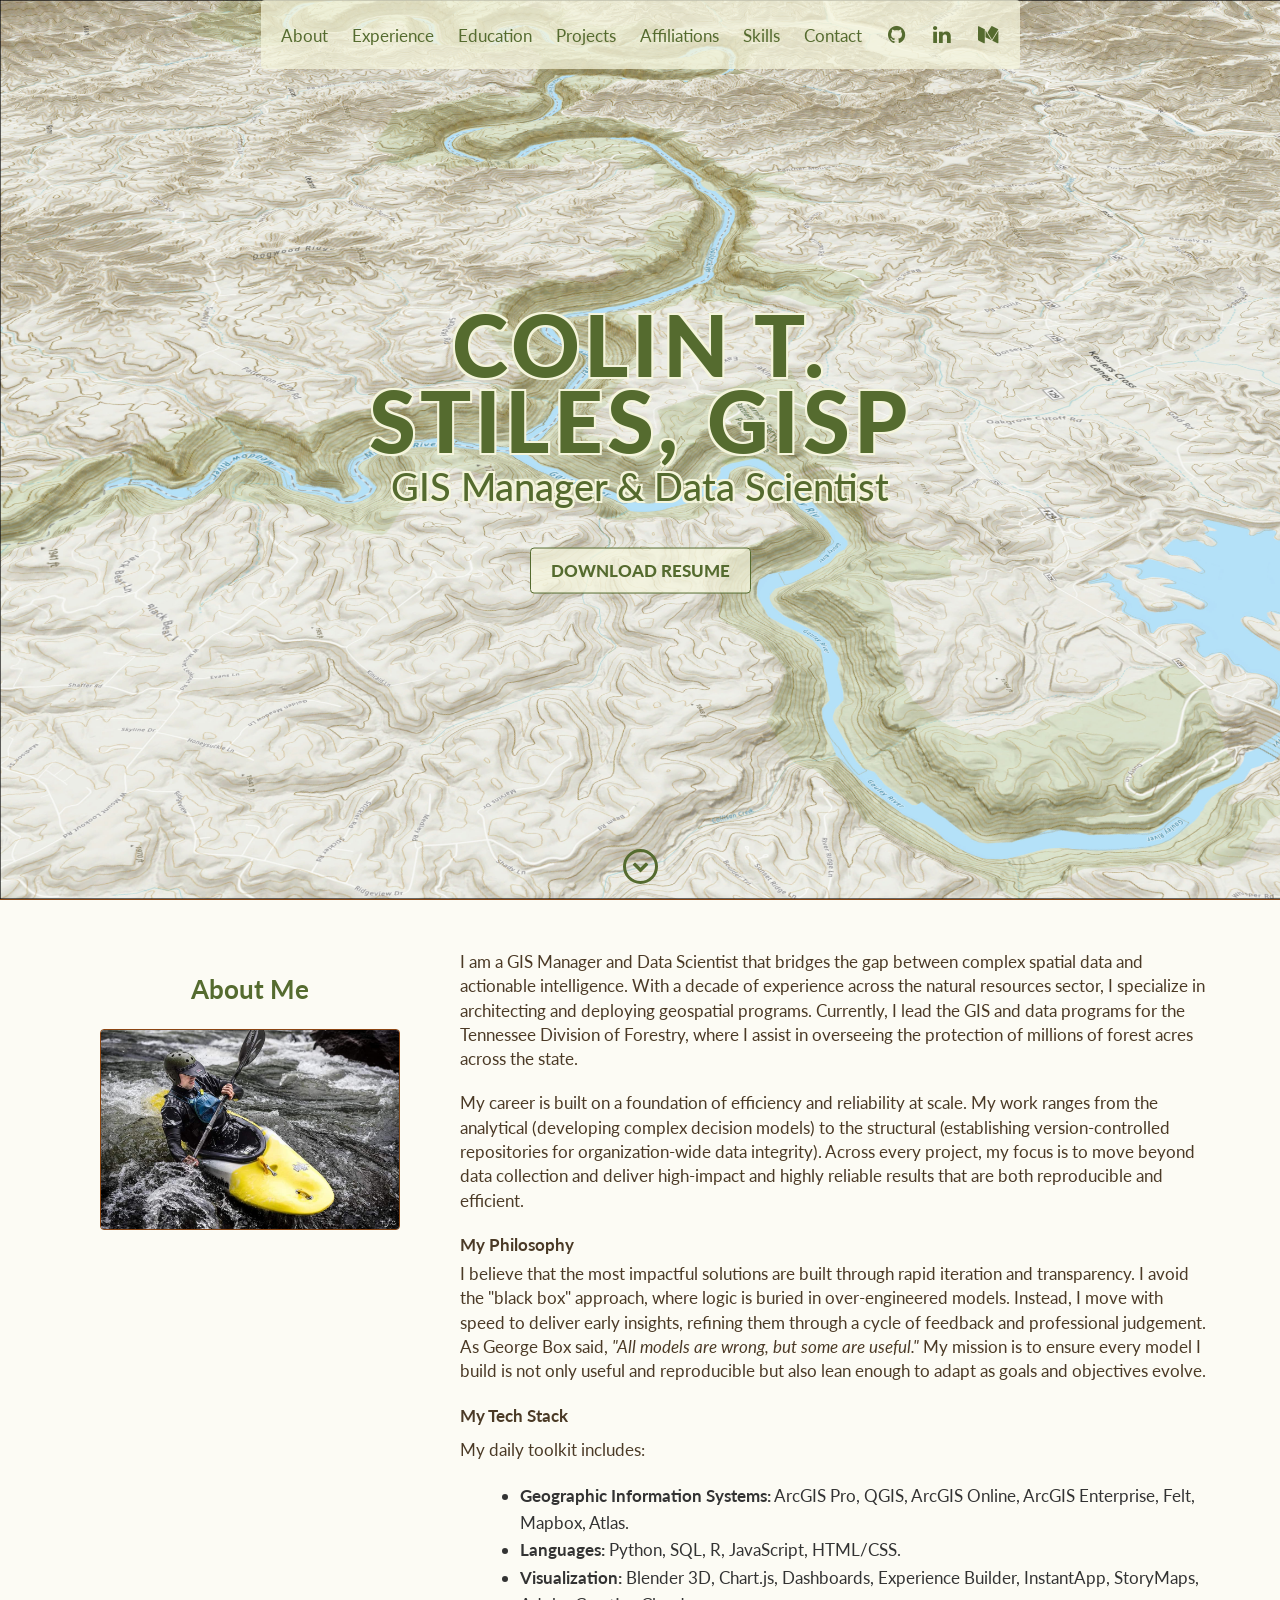
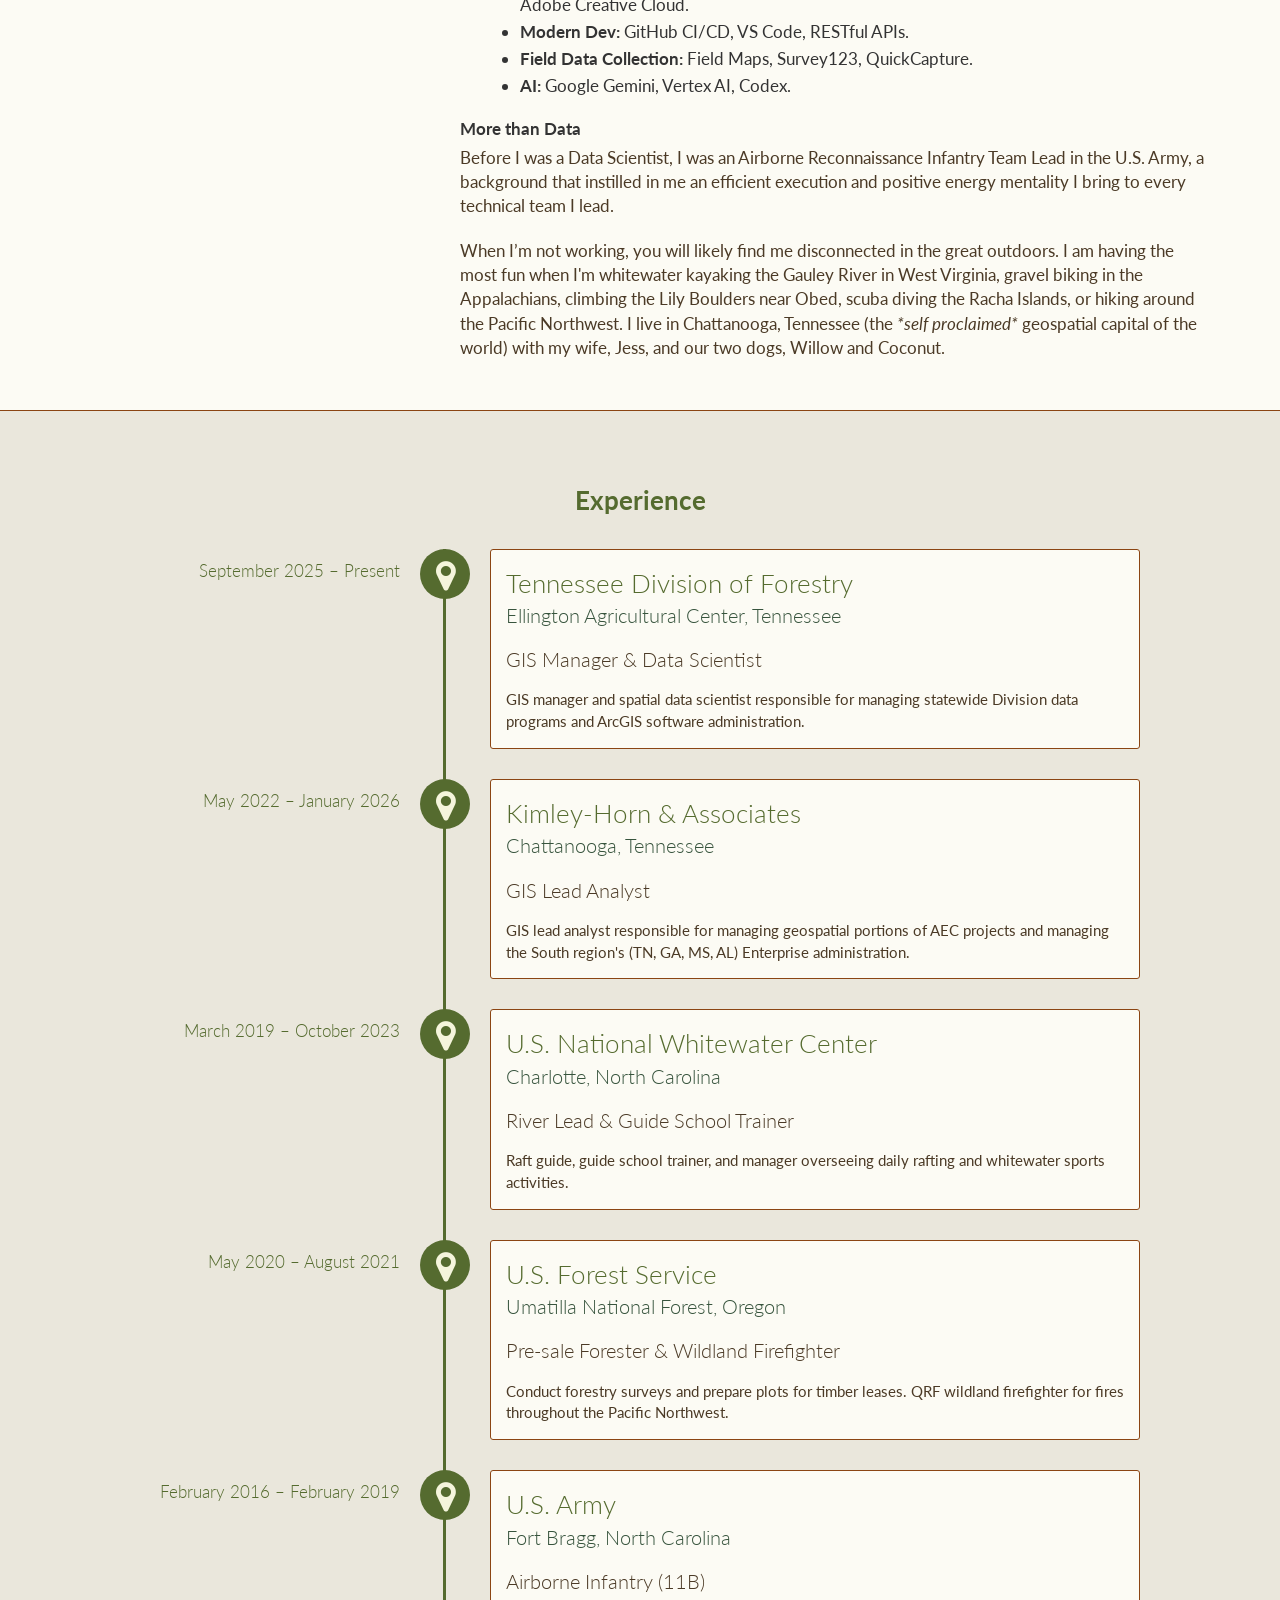
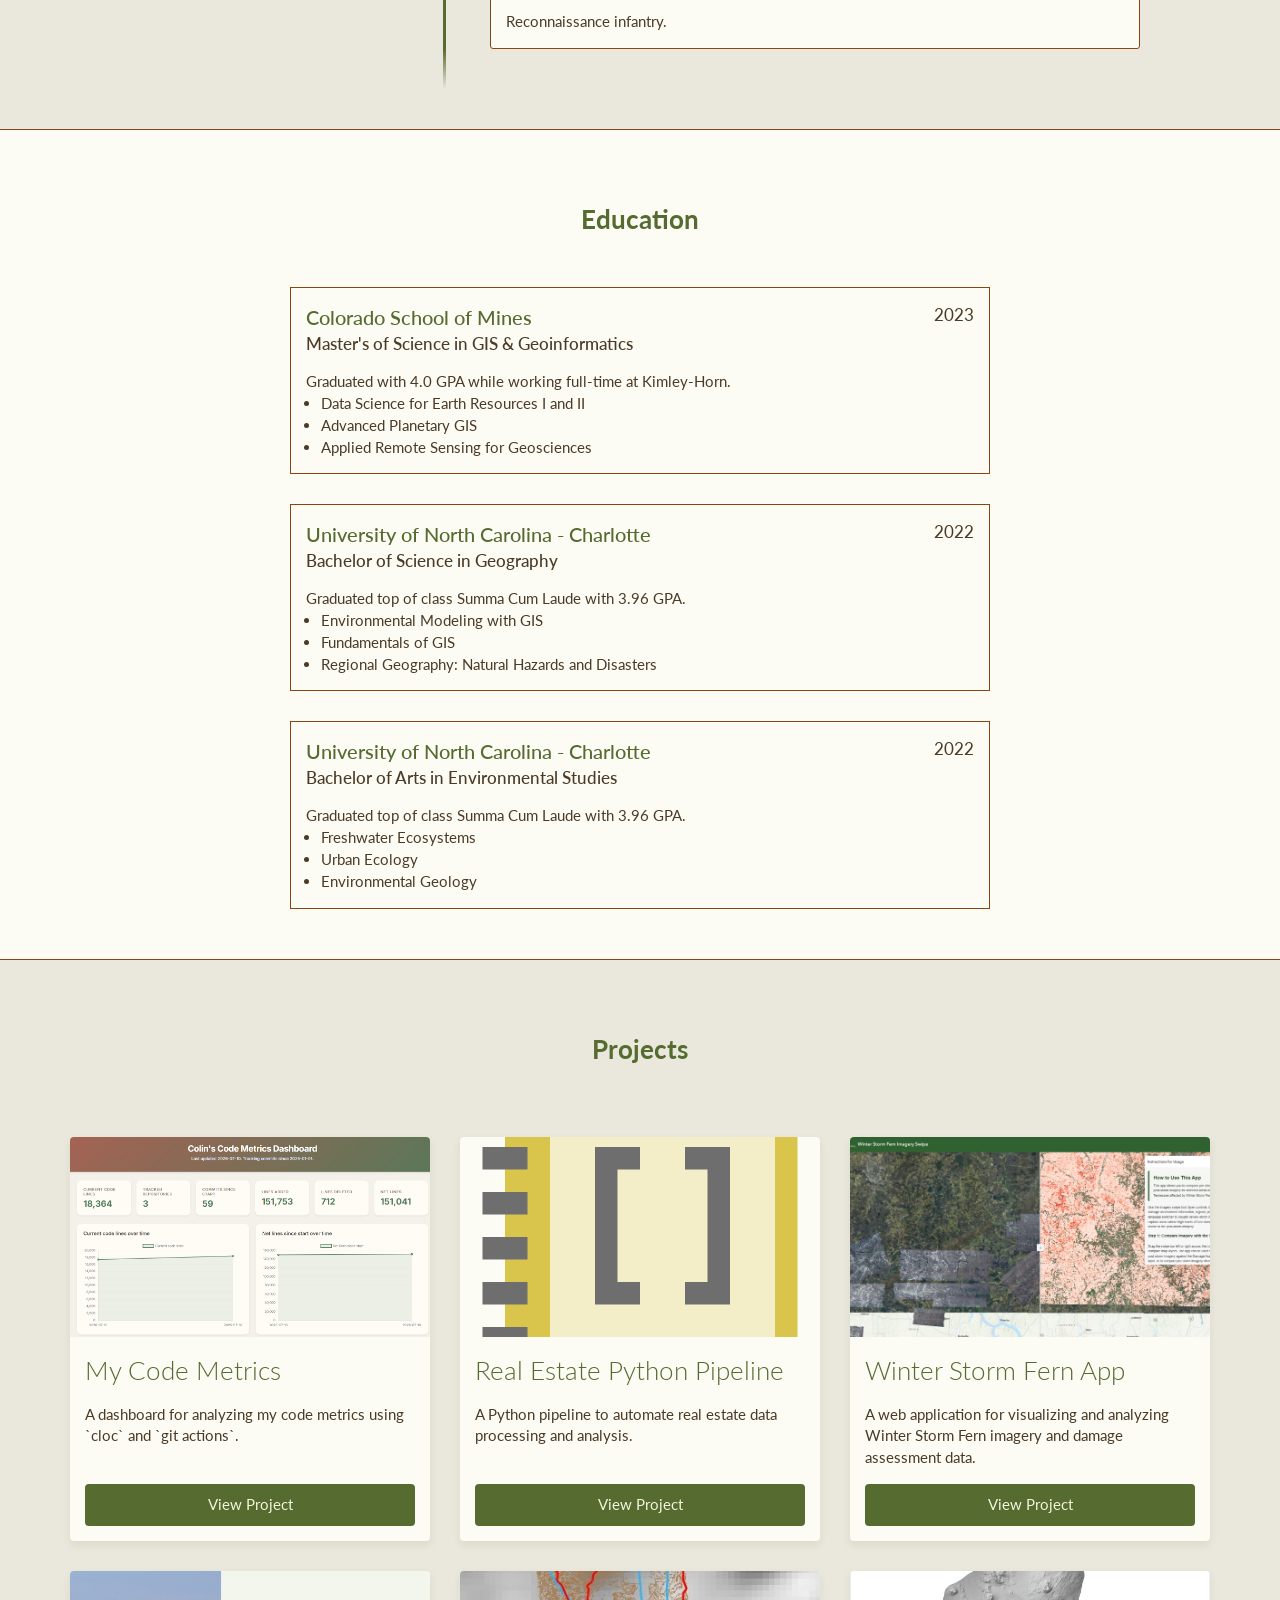
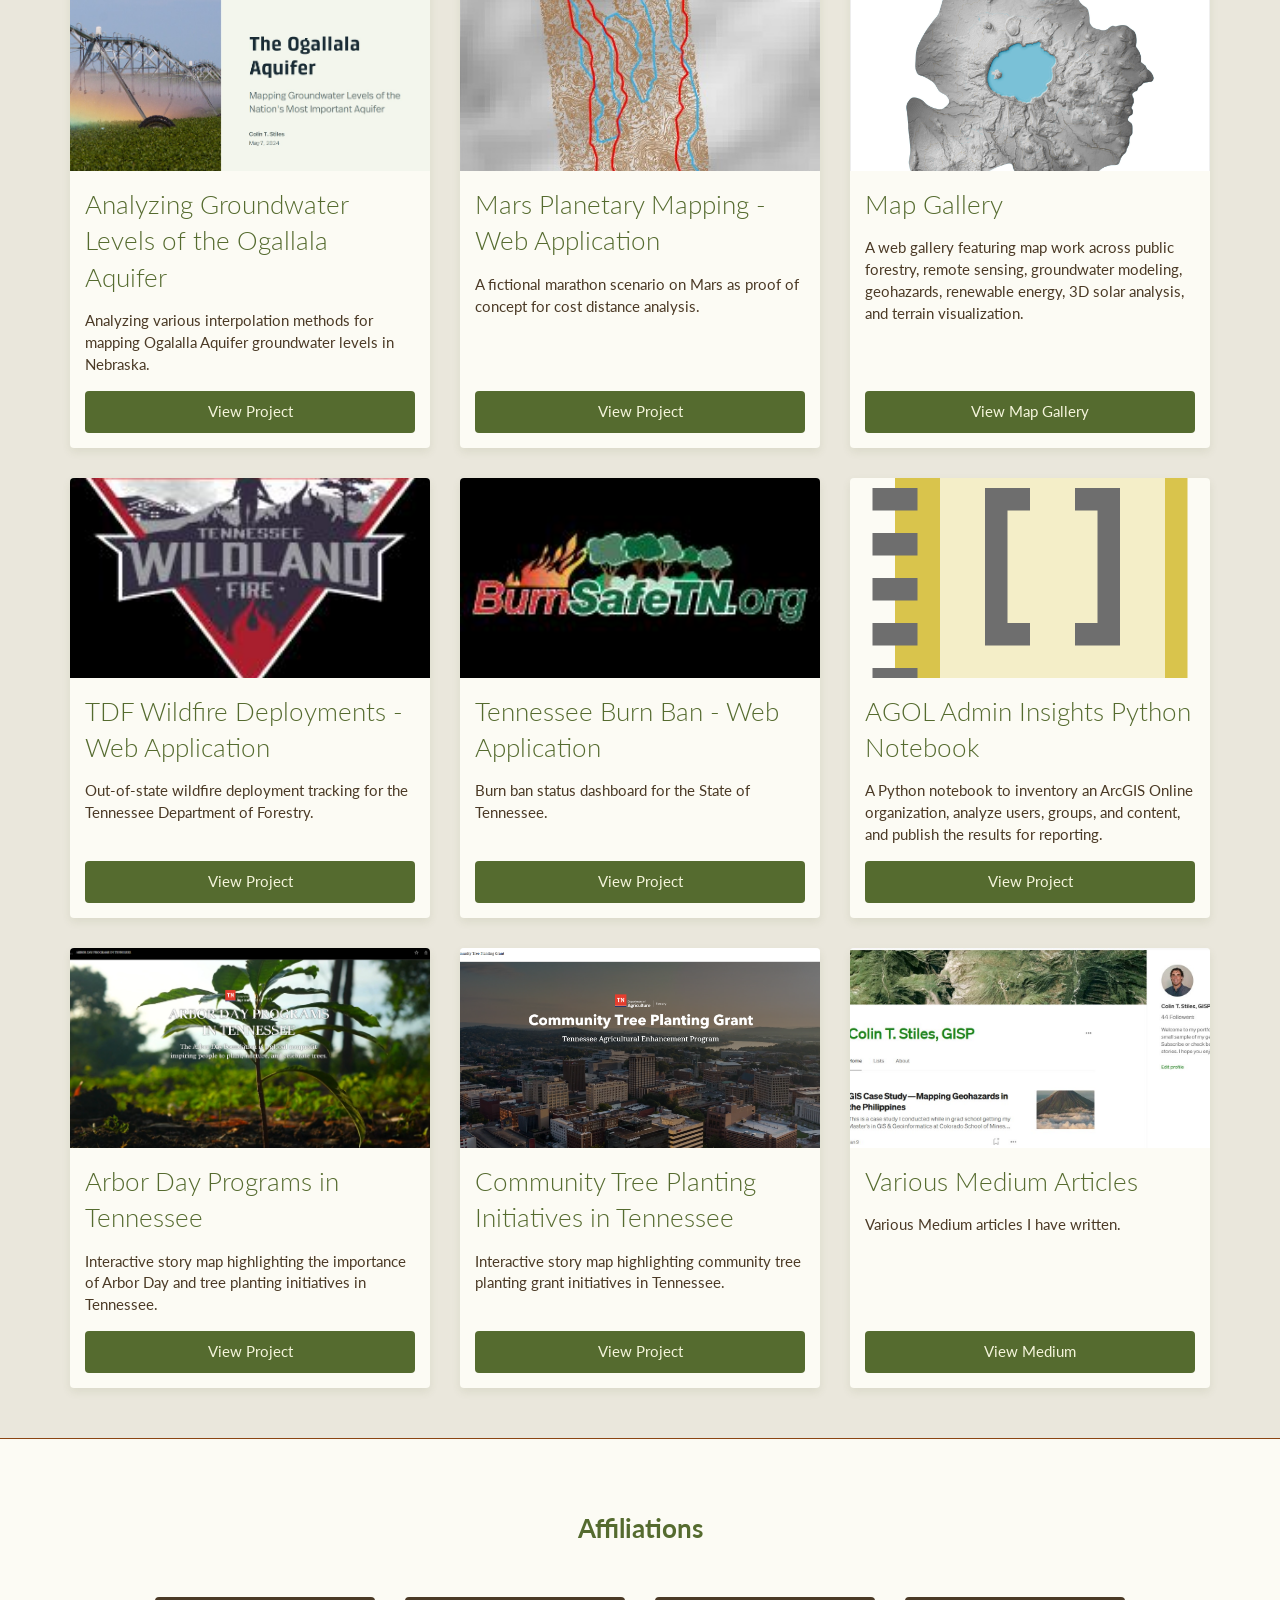
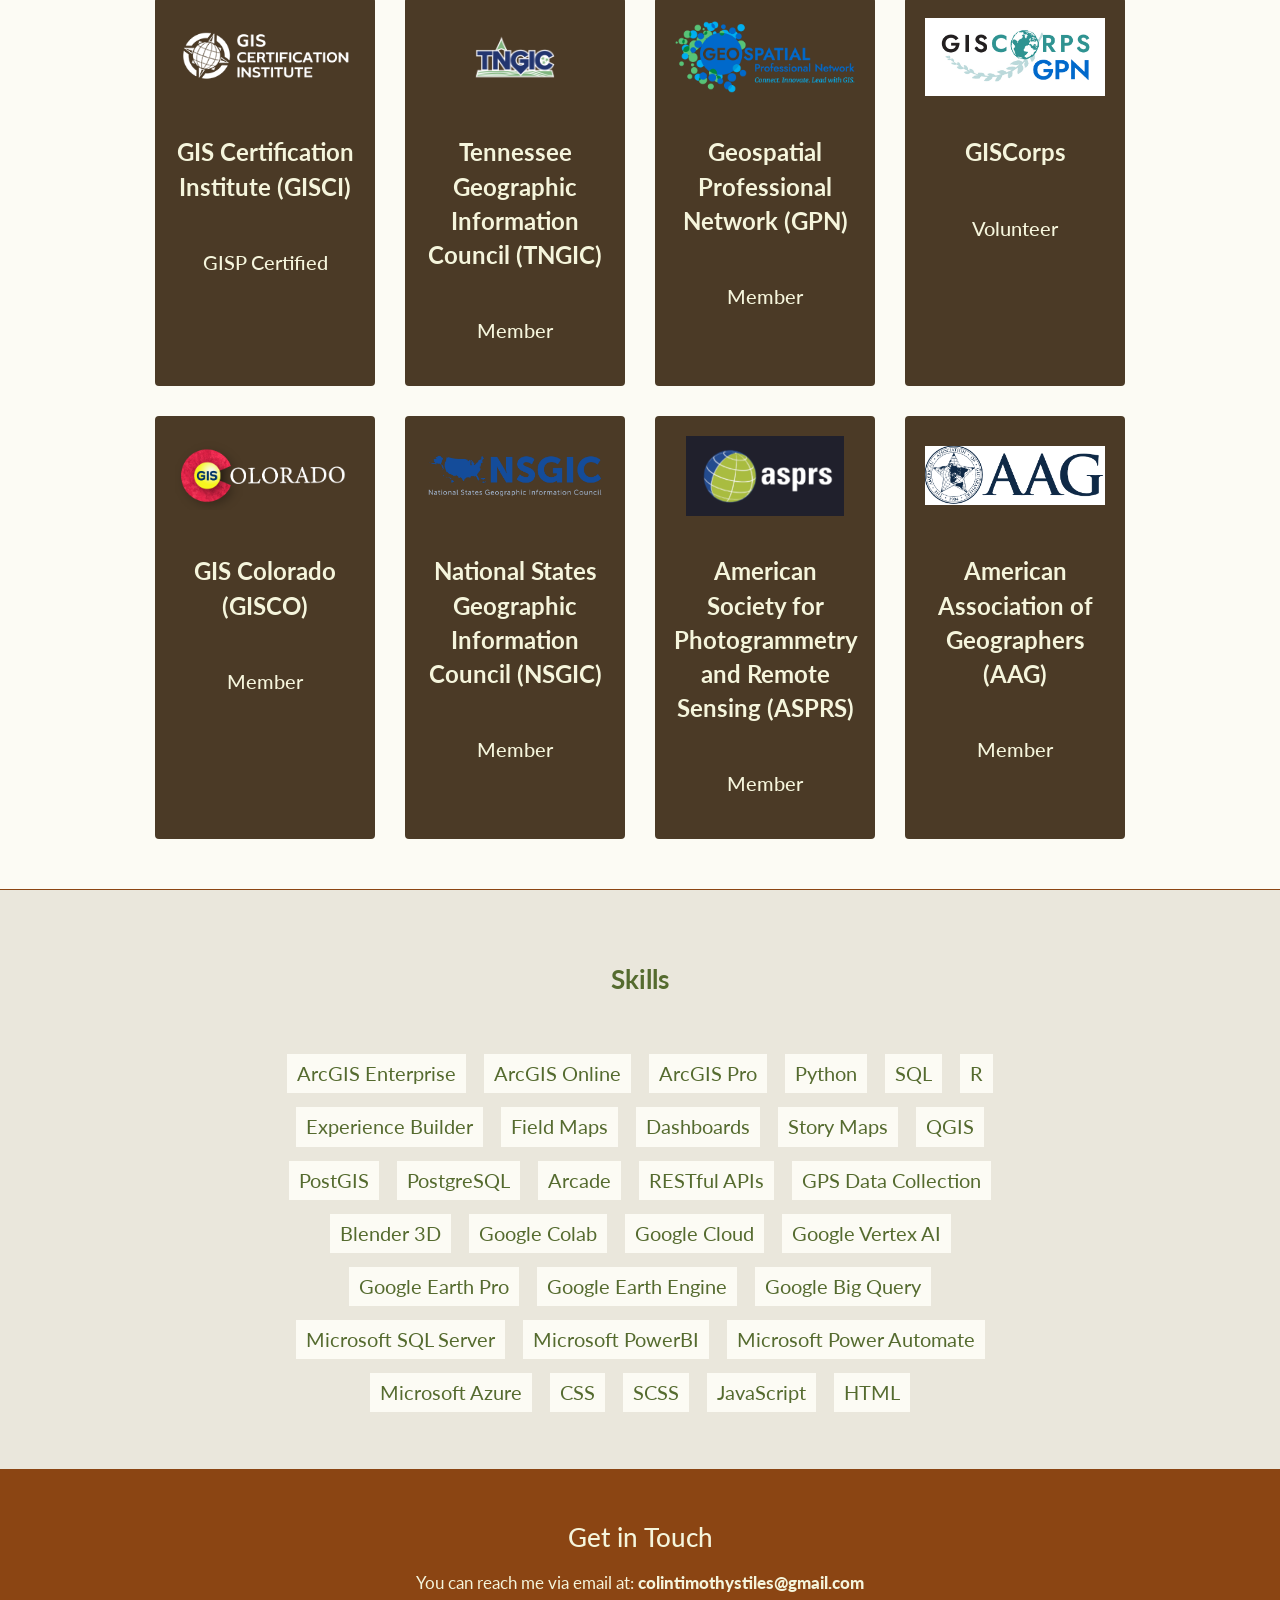
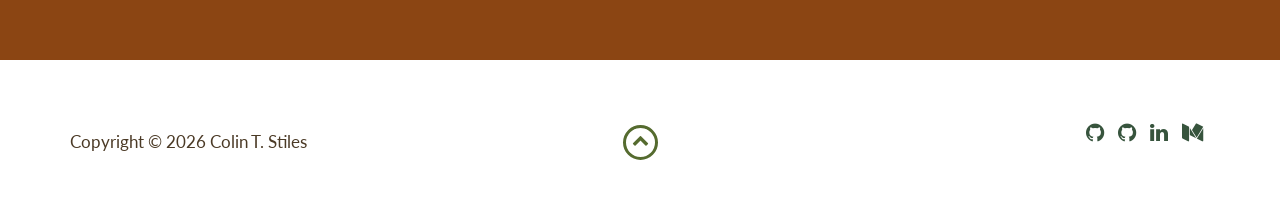
<file: index.html>
<!DOCTYPE html>
<html class="no-js" lang="en">

<head>
    <meta charset="utf-8">
    <meta http-equiv="X-UA-Compatible" content="IE=edge">
    <meta name="viewport" content="width=device-width, initial-scale=1">
    <title>Colin Stiles - Portfolio</title>
	<link rel="shortcut icon" href="images/favicon.ico" type="image/x-icon">
	<link rel="icon" href="images/favicon.ico" type="image/x-icon">
    <link href="https://fonts.googleapis.com/css?family=Lato:300,400,700,900" rel="stylesheet">
    <link rel="stylesheet" href="libs/font-awesome/css/font-awesome.min.css">
    <link href="css/bootstrap.min.css" rel="stylesheet">
    <link href="css/styles.css" rel="stylesheet">
</head>

<body>
    <div id="mobile-menu-open" class="shadow-large">
        <i class="fa fa-bars" aria-hidden="true"></i>
    </div>
    <!-- End #mobile-menu-toggle -->
    <header>
        <div id="mobile-menu-close">
            <span>Close</span> <i class="fa fa-times" aria-hidden="true"></i>
        </div>
        <ul id="menu" class="shadow">
            <li>
                <a href="#about">About</a>
            </li>
            <li>
                <a href="#experience">Experience</a>
            </li>
            <li>
                <a href="#education">Education</a>
            </li>
            <li>
                <a href="#projects">Projects</a>
            </li>
            <li>
                <a href="#affiliations">Affiliations</a>
            </li>
            <li>
                <a href="#skills">Skills</a>
            </li>
            <li>
                <a href="#contact">Contact</a>
            </li>
            <li class="social-link">
                <a href="https://github.com/colinstiles" target="_blank" rel="noopener noreferrer"><i class="fa fa-github" aria-hidden="true"></i></a>
            </li>
            <li class="social-link">
                <a href="https://www.linkedin.com/in/colin-t-stiles-gisp-386717292/" target="_blank" rel="noopener noreferrer"><i class="fa fa-linkedin" aria-hidden="true"></i></a>
            </li>
            <li class="social-link">
                <a href="https://www.medium.com/@colintimothystiles" target="_blank" rel="noopener noreferrer"><i class="fa fa-medium" aria-hidden="true"></i></a>
            </li>
        </ul>
    </header>
    <!-- End header -->

    <div id="lead">
        <div id="lead-content">
            <h1>Colin T. Stiles, GISP</h1>
            <h2>GIS Manager & Data Scientist</h2>
            <a href="images/ColinStiles_PortfolioResume.pdf" download="ColinStiles_PortfolioResume.pdf" class="btn-resume" target="_blank" rel="noopener noreferrer">Download Resume</a>
        </div>
        <!-- End #lead-content -->

        <div id="lead-overlay"></div>

        <div id="lead-down">
            <span>
                <i class="fa fa-chevron-down" aria-hidden="true"></i>
            </span>
        </div>
        <!-- End #lead-down -->
    </div>
    <!-- End #lead -->

    <div id="about">
        <div class="container">
            <div class="row">
                <div class="col-md-4">
                    <h2 class="heading">About Me</h2>
                    <img src="images/me.jpg" alt="Colin Stiles" class="about-me-img shadow-large">
                </div>
                <div class="col-md-8">
					<p style="margin-bottom: 20px;">
						I am a GIS Manager and Data Scientist that bridges the gap between complex spatial data and actionable intelligence. With a decade of experience across
						the natural resources sector, I specialize in architecting and deploying geospatial programs. Currently, I lead the GIS and data programs for the Tennessee Division of Forestry,
						where I assist in overseeing the protection of millions of forest acres across the state.
                    </p>
                    <p style="margin-bottom: 20px;">
						My career is built on a foundation of efficiency and reliability at scale. My work ranges from the analytical (developing complex decision models) to the structural
						(establishing version-controlled repositories for organization-wide data integrity). Across every project, my focus is to move beyond data collection and deliver
						high-impact and highly reliable results that are both reproducible and efficient.
                    </p>
					<p style="margin-bottom: 20px;">
					    <strong style="display: block; margin-bottom: 5px;">My Philosophy</strong>
					    I believe that the most impactful solutions are built through rapid iteration and transparency. I avoid the "black box" approach, where logic is buried in over-engineered
						models. Instead, I move with speed to deliver early insights, refining them through a cycle of feedback and professional judgement. As George Box said,
						<em>"All models are wrong, but some are useful."</em> My mission is to ensure every model I build is not only useful and reproducible but also lean enough to
						adapt as goals and objectives evolve.
					</p>
					<p style="margin-bottom: 20px;">
						<strong style="display: block; margin-bottom: 10px;">My Tech Stack</strong>
					    My daily toolkit includes:</p>
					    <ul style="list-style-type: disc; margin-left: 20px; line-height: 1.6;">
					        <li><strong>Geographic Information Systems:</strong> ArcGIS Pro, QGIS, ArcGIS Online, ArcGIS Enterprise, Felt, Mapbox, Atlas.</li>
                            <li><strong>Languages:</strong> Python, SQL, R, JavaScript, HTML/CSS.</li>
                            <li><strong>Visualization:</strong> Blender 3D, Chart.js, Dashboards, Experience Builder, InstantApp, StoryMaps, Adobe Creative Cloud.</li>
					        <li><strong>Modern Dev:</strong> GitHub CI/CD, VS Code, RESTful APIs.</li>
                            <li><strong>Field Data Collection:</strong> Field Maps, Survey123, QuickCapture.</li>
					        <li><strong>AI:</strong> Google Gemini, Vertex AI, Codex.</li>
					    </ul>
					</p>
					<div style="margin-bottom: 20px;">
						<strong style="display: block; margin-bottom: 5px;">More than Data</strong>
					    <p>Before I was a Data Scientist, I was an Airborne Reconnaissance Infantry Team Lead in the U.S. Army, a background that instilled in me an efficient execution 
					    and positive energy mentality I bring to every technical team I lead.
					</p>
					</div>
					<p>
					    When I’m not working, you will likely find me disconnected in the great outdoors. I am having the most fun when I'm whitewater kayaking the Gauley River
						in West Virginia, gravel biking in the Appalachians, climbing the Lily Boulders near Obed, scuba diving the Racha Islands,
						or hiking around the Pacific Northwest. I live in Chattanooga, Tennessee (the <em>*self proclaimed*</em> geospatial capital of the world)
						with my wife, Jess, and our two dogs, Willow and Coconut.
					</p>
                </div>
            </div>
        </div>
    </div>
    <!-- End #about -->

    <div id="experience" class="background-alt">
        <h2 class="heading">Experience</h2>
        <div id="experience-timeline">
            <div data-date="September 2025 – Present">
                <h3>Tennessee Division of Forestry</h3>
                <h4><a href="https://maps.app.goo.gl/qHg2nu8BiQxvxwNm7" target="_blank">Ellington Agricultural Center, Tennessee</a></h4>
                <h4>GIS Manager & Data Scientist</h4>
                <p>
                    GIS manager and spatial data scientist responsible for managing statewide Division data programs and ArcGIS software administration.
                </p>
            </div>
			
			<div data-date="May 2022 – January 2026">
                <h3>Kimley-Horn & Associates</h3>
                <h4><a href="https://www.google.com/maps/place/Chattanooga,+TN/@35.0847889,-85.4115445,11.5z/data=!4m6!3m5!1s0x886060408a83e785:0x2471261f898728aa!8m2!3d35.0457984!4d-85.3093995!16zL20vMHB6cHo!5m1!1e4?entry=ttu&g_ep=EgoyMDI1MDYyNi4wIKXMDSoASAFQAw%3D%3D" target="_blank">Chattanooga, Tennessee</a></h4>
                <h4>GIS Lead Analyst</h4>
                <p>
                    GIS lead analyst responsible for managing geospatial portions of AEC projects and managing the South region's (TN, GA, MS, AL) Enterprise administration.
                </p>
            </div>

            <div data-date="March 2019 – October 2023">
                <h3>U.S. National Whitewater Center</h3>
                <h4><a href="https://www.google.com/maps/place/U.S.+National+Whitewater+Center/@35.2052213,-80.9873117,11z/data=!4m15!1m8!3m7!1s0x88541fc4fc381a81:0x884650e6bf43d164!2sCharlotte,+NC!3b1!8m2!3d35.2215548!4d-80.840116!16zL20vMGZzYjg!3m5!1s0x8856bd20e3f7debd:0x9f98f6c378221e22!8m2!3d35.2712966!4d-81.0055403!16zL20vMGMybTc1!5m1!1e4?entry=ttu&g_ep=EgoyMDI1MDYyNi4wIKXMDSoASAFQAw%3D%3D" target="_blank">Charlotte, North Carolina</a></h4>
                <h4>River Lead & Guide School Trainer</h4>
                <p>
                    Raft guide, guide school trainer, and manager overseeing daily rafting and whitewater sports activities.
                </p>
            </div>

            <div data-date="May 2020 – August 2021">
                <h3>U.S. Forest Service</h3>
                <h4><a href="https://www.google.com/maps/place/Umatilla+National+Forest/@45.1684298,-118.7522387,8.5z/data=!4m6!3m5!1s0x54a3028b3ef338bb:0xd5a712eedcacbb01!8m2!3d45.1946191!4d-118.6665916!16s%2Fm%2F027n6h9!5m1!1e4?entry=ttu&g_ep=EgoyMDI1MDYyNi4wIKXMDSoASAFQAw%3D%3D" target="_blank">Umatilla National Forest, Oregon</a></h4>
                <h4>Pre-sale Forester & Wildland Firefighter</h4>
                <p>
                    Conduct forestry surveys and prepare plots for timber leases. QRF wildland firefighter for fires throughout the Pacific Northwest. 
                </p>
            </div>

            <div data-date="February 2016 – February 2019">
                <h3>U.S. Army</h3>
                <h4><a href="https://www.google.com/maps/place/Fort+Bragg,+NC/@35.1420913,-79.0428218,13z/data=!3m1!4b1!4m6!3m5!1s0x89ab69d7135bae85:0xf7bfb89710f8ee3f!8m2!3d35.139417!4d-79.0051756!16s%2Fg%2F11bc6b_v5q!5m1!1e4?entry=ttu&g_ep=EgoyMDI1MDYyNi4wIKXMDSoASAFQAw%3D%3D" target="_blank">Fort Bragg, North Carolina</a></h4>
                <h4>Airborne Infantry (11B)</h4>
                <p>
                    Reconnaissance infantry.
                </p>
            </div>
        </div>
    </div>
    <!-- End #experience -->

    <div id="education">
        <h2 class="heading">Education</h2>
        <div class="education-block">
            <h3>Colorado School of Mines</h3>
            <span class="education-date">2023</span>
            <h4>Master's of Science in GIS & Geoinformatics</h4>
            <p>
                Graduated with 4.0 GPA while working full-time at Kimley-Horn.
            </p>
            <ul>
                <li>
                    Data Science for Earth Resources I and II
                </li>
                <li>
                    Advanced Planetary GIS
                </li>
                <li>
                    Applied Remote Sensing for Geosciences
                </li>
            </p>
        </div>
        <!-- End .education-block -->

        <div class="education-block">
            <h3>University of North Carolina - Charlotte</h3>
            <span class="education-date">2022</span>
            <h4>Bachelor of Science in Geography</h4>
            <p>
                Graduated top of class Summa Cum Laude with 3.96 GPA.
            </p>
            <ul>
                <li>
                    Environmental Modeling with GIS
                </li>
                <li>
                    Fundamentals of GIS
                </li>
                <li>
                    Regional Geography: Natural Hazards and Disasters
                </li>
            </ul>
        </div>
        <!-- End .education-block -->

        <div class="education-block">
            <h3>University of North Carolina - Charlotte</h3>
            <span class="education-date">2022</span>
            <h4>Bachelor of Arts in Environmental Studies</h4>
            <p>
                Graduated top of class Summa Cum Laude with 3.96 GPA.
            </p>
            <ul>
                <li>
                    Freshwater Ecosystems
                </li>
                <li>
                    Urban Ecology
                </li>
                <li>
                    Environmental Geology
                </li>
            </ul>
        </div>
        <!-- End .education-block -->
    </div>
    <!-- End #education -->

    <div id="projects" class="background-alt">
        <h2 class="heading">Projects</h2>
        <div class="container">
            <div class="project-grid">

                <div class="project shadow-large">
                    <div class="project-image">
                        <a href="https://colinstiles.github.io/cts-code-metrics/" target="_blank" rel="noopener noreferrer">
                            <img src="images/cts_code_metrics.png" alt="My Code Metrics" />
                        </a>
                    </div>
                    <div class="project-info">
                        <h3>My Code Metrics</h3>
                        <p>
                            A dashboard for analyzing my code metrics using `cloc` and `git actions`.
                        </p>
                        <a href="https://colinstiles.github.io/cts-code-metrics/" target="_blank" rel="noopener noreferrer">View Project</a>
                    </div>
                </div>
                
                <div class="project shadow-large">
                    <div class="project-image">
                        <a href="images/python-pipeline.md" target="_blank" rel="noopener noreferrer">
                            <img src="images/agol-notebook.svg" alt="AGOL Notebook" />
                        </a>
                    </div>
                    <div class="project-info">
                        <h3>Real Estate Python Pipeline</h3>
                        <p>
                            A Python pipeline to automate real estate data processing and analysis.
                        </p>
                        <a href="images/python-pipeline.md" target="_blank" rel="noopener noreferrer">View Project</a>
                    </div>
                </div>

                <div class="project shadow-large">
                    <div class="project-image">
                        <a href="https://tndof.maps.arcgis.com/apps/instant/basic/index.html?appid=52a071bb5f764d7c8517a5ce7675188c" target="_blank" rel="noopener noreferrer">
                            <img src="images/fern_app.png" alt="Winter Storm Fern app" />
                        </a>
                    </div>
                    <div class="project-info">
                        <h3>Winter Storm Fern App</h3>
                        <p>
                            A web application for visualizing and analyzing Winter Storm Fern imagery and damage assessment data.
                        </p>
                        <a href="https://tndof.maps.arcgis.com/apps/instant/basic/index.html?appid=52a071bb5f764d7c8517a5ce7675188c" target="_blank" rel="noopener noreferrer">View Project</a>
                    </div>
                </div>
                
                <div class="project shadow-large">
                    <div class="project-image">
                        <a href="https://storymaps.arcgis.com/stories/c46fe934dc4e4ff698ecc70ba2a1e865" target="_blank" rel="noopener noreferrer">
                            <img src="images/ogalalla.jpg" alt="Analyzing Groundwater Levels of the Ogalalla Aquifer" />
                        </a>
                    </div>
                    <div class="project-info">
                        <h3>Analyzing Groundwater Levels of the Ogallala Aquifer</h3>
                        <p>
                            Analyzing various interpolation methods for mapping Ogalalla Aquifer groundwater levels in Nebraska.
                        </p>
                        <a href="https://storymaps.arcgis.com/stories/c46fe934dc4e4ff698ecc70ba2a1e865" target="_blank" rel="noopener noreferrer">View Project</a>
                    </div>
                </div>

                <div class="project shadow-large">
                    <div class="project-image">
                        <a href="https://experience.arcgis.com/experience/ded16d793dd6417d8e379103ad1439b5" target="_blank" rel="noopener noreferrer">
                            <img src="images/aram-chaos.jpg" alt="Mars Planetary Mapping - Web Application" />
                        </a>
                    </div>
                    <div class="project-info">
                        <h3>Mars Planetary Mapping - Web Application</h3>
                        <p>
                            A fictional marathon scenario on Mars as proof of concept for cost distance analysis.
                        </p>
                        <a href="https://experience.arcgis.com/experience/ded16d793dd6417d8e379103ad1439b5" target="_blank" rel="noopener noreferrer">View Project</a>
                    </div>
                </div>

                <div class="project shadow-large">
                    <div class="project-image">
                        <a href="map-gallery.html" target="_blank" rel="noopener noreferrer">
                            <img src="images/map-gallery.jpg" alt="Map Gallery overview" />
                        </a>
                    </div>
                    <div class="project-info">
                        <h3>Map Gallery</h3>
                        <p>
                            A web gallery featuring map work across public forestry, remote sensing, groundwater modeling, geohazards, renewable energy, 3D solar analysis, and terrain visualization.
                        </p>
                        <a href="map-gallery.html" target="_blank" rel="noopener noreferrer">View Map Gallery</a>
                    </div>
				</div>

                <div class="project shadow-large">
                    <div class="project-image">
                        <a href="https://experience.arcgis.com/experience/e0c4c13637eb466a96b1e568f033c343" target="_blank" rel="noopener noreferrer">
                            <img src="images/deployment.jpg" alt="TDF Wildfire Deployments - Web Application" />
                        </a>
                    </div>
                    <div class="project-info">
                        <h3>TDF Wildfire Deployments - Web Application</h3>
                        <p>
                            Out-of-state wildfire deployment tracking for the Tennessee Department of Forestry.
                        </p>
                        <a href="https://experience.arcgis.com/experience/e0c4c13637eb466a96b1e568f033c343" target="_blank" rel="noopener noreferrer">View Project</a>
                    </div>
                </div>
				
                <div class="project shadow-large">
                    <div class="project-image">
                        <a href="https://www.arcgis.com/apps/dashboards/1e74706ced2c4062b5fc557ddd24617a" target="_blank" rel="noopener noreferrer">
                            <img src="images/burn-ban.jpg" alt="Tennessee Burn Ban - Web Application" />
                        </a>
                    </div>
                    <div class="project-info">
                        <h3>Tennessee Burn Ban - Web Application</h3>
                        <p>
                            Burn ban status dashboard for the State of Tennessee.
                        </p>
                        <a href="https://www.arcgis.com/apps/dashboards/1e74706ced2c4062b5fc557ddd24617a" target="_blank" rel="noopener noreferrer">View Project</a>
                    </div>
                </div>

                <div class="project shadow-large">
                    <div class="project-image">
                        <a href="images/agol-admin-insights.md" target="_blank" rel="noopener noreferrer">
                            <img src="images/agol-notebook.svg" alt="AGOL Notebook" />
                        </a>
                    </div>
                    <div class="project-info">
                        <h3>AGOL Admin Insights Python Notebook</h3>
                        <p>
                            A Python notebook to inventory an ArcGIS Online organization, analyze users, groups, and content, and publish the results for reporting.
                        </p>
                        <a href="images/agol-admin-insights.md" target="_blank" rel="noopener noreferrer">View Project</a>
                    </div>
                </div>

                <div class="project shadow-large">
                    <div class="project-image">
                        <a href="https://storymaps.arcgis.com/stories/10349a21d68843609e19a37c681db8e7" target="_blank" rel="noopener noreferrer">
                            <img src="images/arbor-day.png" alt="Arbor Day - Story Map" />
                        </a>
                    </div>
                    <div class="project-info">
                        <h3>Arbor Day Programs in Tennessee</h3>
                        <p>
                            Interactive story map highlighting the importance of Arbor Day and tree planting initiatives in Tennessee.
                        </p>
                        <a href="https://storymaps.arcgis.com/stories/10349a21d68843609e19a37c681db8e7" target="_blank" rel="noopener noreferrer">View Project</a>
                    </div>
                </div>

                <div class="project shadow-large">
                    <div class="project-image">
                        <a href="https://storymaps.arcgis.com/stories/deacbee42b3e4f27a91f25894c21d32c" target="_blank" rel="noopener noreferrer">
                            <img src="images/tree-planting.png" alt="Tree Planting - Story Map" />
                        </a>
                    </div>
                    <div class="project-info">
                        <h3>Community Tree Planting Initiatives in Tennessee</h3>
                        <p>
                            Interactive story map highlighting community tree planting grant initiatives in Tennessee.
                        </p>
                        <a href="https://storymaps.arcgis.com/stories/deacbee42b3e4f27a91f25894c21d32c" target="_blank" rel="noopener noreferrer">View Project</a>
                    </div>
                </div>

                <div class="project shadow-large">
                    <div class="project-image">
                        <a href="https://medium.com/@colintimothystiles" target="_blank" rel="noopener noreferrer">
                            <img src="images/medium.jpg" alt="Various Medium Articles" />
                        </a>
                    </div>
                    <div class="project-info">
                        <h3>Various Medium Articles</h3>
                        <p>
                            Various Medium articles I have written.
                        </p>
                        <a href="https://medium.com/@colintimothystiles" target="_blank" rel="noopener noreferrer">View Medium</a>
                    </div>
                </div>
            </div>
        </div>
    </div>
    <!-- End #projects -->

   <div id="affiliations" class="background-alt">
        <h2 class="heading">Affiliations</h2>
        <div class="affiliation-list">
            <div class="affiliation-item shadow">
                <a href="https://www.gisci.org/" target="_blank" rel="noopener noreferrer">
                    <img src="images/gisci_logo.png" alt="GISCI Logo">
                    <h3>GIS Certification Institute (GISCI)</h3>
                    <p>GISP Certified</p>
                </a>
            </div>
            <div class="affiliation-item shadow">
                <a href="https://www.tngic.org/" target="_blank" rel="noopener noreferrer">
                    <img src="images/tngic_logo.png" alt="TNGIC Logo">
                    <h3>Tennessee Geographic Information Council (TNGIC)</h3>
                    <p>Member</p>
                </a>
            </div>
            <div class="affiliation-item shadow">
                <a href="https://thegpn.org/" target="_blank" rel="noopener noreferrer">
                    <img src="images/gpn_logo.png" alt="GPN Logo">
                    <h3>Geospatial Professional Network (GPN)</h3>
                    <p>Member</p>
                </a>
            </div>
            <div class="affiliation-item shadow">
                <a href="https://www.giscorps.org/" target="_blank" rel="noopener noreferrer">
                    <img src="images/giscorps_logo.jpg" alt="GISCorps Logo">
                    <h3>GISCorps</h3>
                    <p>Volunteer</p>
                </a>
            </div>
            <div class="affiliation-item shadow">
                <a href="https://giscolorado.org/" target="_blank" rel="noopener noreferrer">
                    <img src="images/gisco_logo.png" alt="GISCO Logo">
                    <h3>GIS Colorado (GISCO)</h3>
                    <p>Member</p>
                </a>
            </div>
            <div class="affiliation-item shadow">
                <a href="https://www.nsgic.org/" target="_blank" rel="noopener noreferrer">
                    <img src="images/nsgic_logo.png" alt="NSGIC Logo">
                    <h3>National States Geographic Information Council (NSGIC)</h3>
                    <p>Member</p>
                </a>
            </div>
            <div class="affiliation-item shadow">
                <a href="https://www.asprs.org/" target="_blank" rel="noopener noreferrer">
                    <img src="images/asprs_logo.png" alt="ASPRS Logo">
                    <h3>American Society for Photogrammetry and Remote Sensing (ASPRS)</h3>
                    <p>Member</p>
                </a>
            </div>
            <div class="affiliation-item shadow">
                <a href="https://www.aag.org/" target="_blank" rel="noopener noreferrer">
                    <img src="images/aag_logo.png" alt="AAG Logo">
                    <h3>American Association of Geographers (AAG)</h3>
                    <p>Member</p>
                </a>
            </div>
        </div>
    </div>
    <!-- End #affiliations -->

    <div id="skills">
        <h2 class="heading">Skills</h2>
        <ul>
            <li>ArcGIS Enterprise</li>
            <li>ArcGIS Online</li>     
            <li>ArcGIS Pro</li>
            <li>Python</li>
			<li>SQL</li>
			<li>R</li>
            <li>Experience Builder</li>
            <li>Field Maps</li>
            <li>Dashboards</li>
            <li>Story Maps</li>
            <li>QGIS</li>
            <li>PostGIS</li>
            <li>PostgreSQL</li>
            <li>Arcade</li>
            <li>RESTful APIs</li>
            <li>GPS Data Collection</li>
            <li>Blender 3D</li>
            <li>Google Colab</li>
			<li>Google Cloud</li>
			<li>Google Vertex AI</li>
            <li>Google Earth Pro</li>
            <li>Google Earth Engine</li>
            <li>Google Big Query</li>
            <li>Microsoft SQL Server</li>
            <li>Microsoft PowerBI</li>
            <li>Microsoft Power Automate</li>
            <li>Microsoft Azure</li>
            <li>CSS</li>
            <li>SCSS</li>
            <li>JavaScript</li>
            <li>HTML</li>
        </ul>
    </div>
    <!-- End #skills -->

    <div id="contact">
        <h2>Get in Touch</h2>
        <div class="contact-info">
            <p>
                You can reach me via email at: <a href="mailto:colintimothystiles@gmail.com">colintimothystiles@gmail.com</a>
            </p>
        </div>
        </div>
        <!-- End #contact-form -->
    </div>
    <!-- End #contact -->

    <footer>
        <div class="container">
            <div class="row">
                <div class="col-sm-5 copyright">
                    <p>
                        Copyright &copy; <span id="current-year">2026</span> Colin T. Stiles
                    </p>
                </div>
                <div class="col-sm-2">
                    <span id="to-top">
                        <i class="fa fa-chevron-up" aria-hidden="true"></i>
                    </span>
                </div>
                <div class="col-sm-5 social">
                    <ul>
                        <li>
                            <a href="https://github.com/colinstiles" target="_blank" rel="noopener noreferrer"><i class="fa fa-github" aria-hidden="true"></i><span class="social-label">Personal</span></a>
                        </li>
                        <li>
                            <a href="https://github.com/tn-dept-ag" target="_blank" rel="noopener noreferrer"><i class="fa fa-github" aria-hidden="true"></i><span class="social-label">Org</span></a>
                        </li>
                        <li>
                            <a href="https://www.linkedin.com/in/colin-t-stiles-gisp-386717292/" target="_blank"><i class="fa fa-linkedin" aria-hidden="true"></i><span class="social-label">LinkedIn</span></a>
                        </li>
                        <li>
                            <a href="https://www.medium.com/@colintimothystiles" target="_blank"><i class="fa fa-medium" aria-hidden="true"></i><span class="social-label">Medium</span></a>
                        </li>
                    </ul>
                </div>
            </div>
        </div>
    </footer>
    <!-- End footer -->

    <script src="https://ajax.googleapis.com/ajax/libs/jquery/1.12.4/jquery.min.js"></script>
    <script src="js/scripts.js"></script>
</body>

</html>
</file>
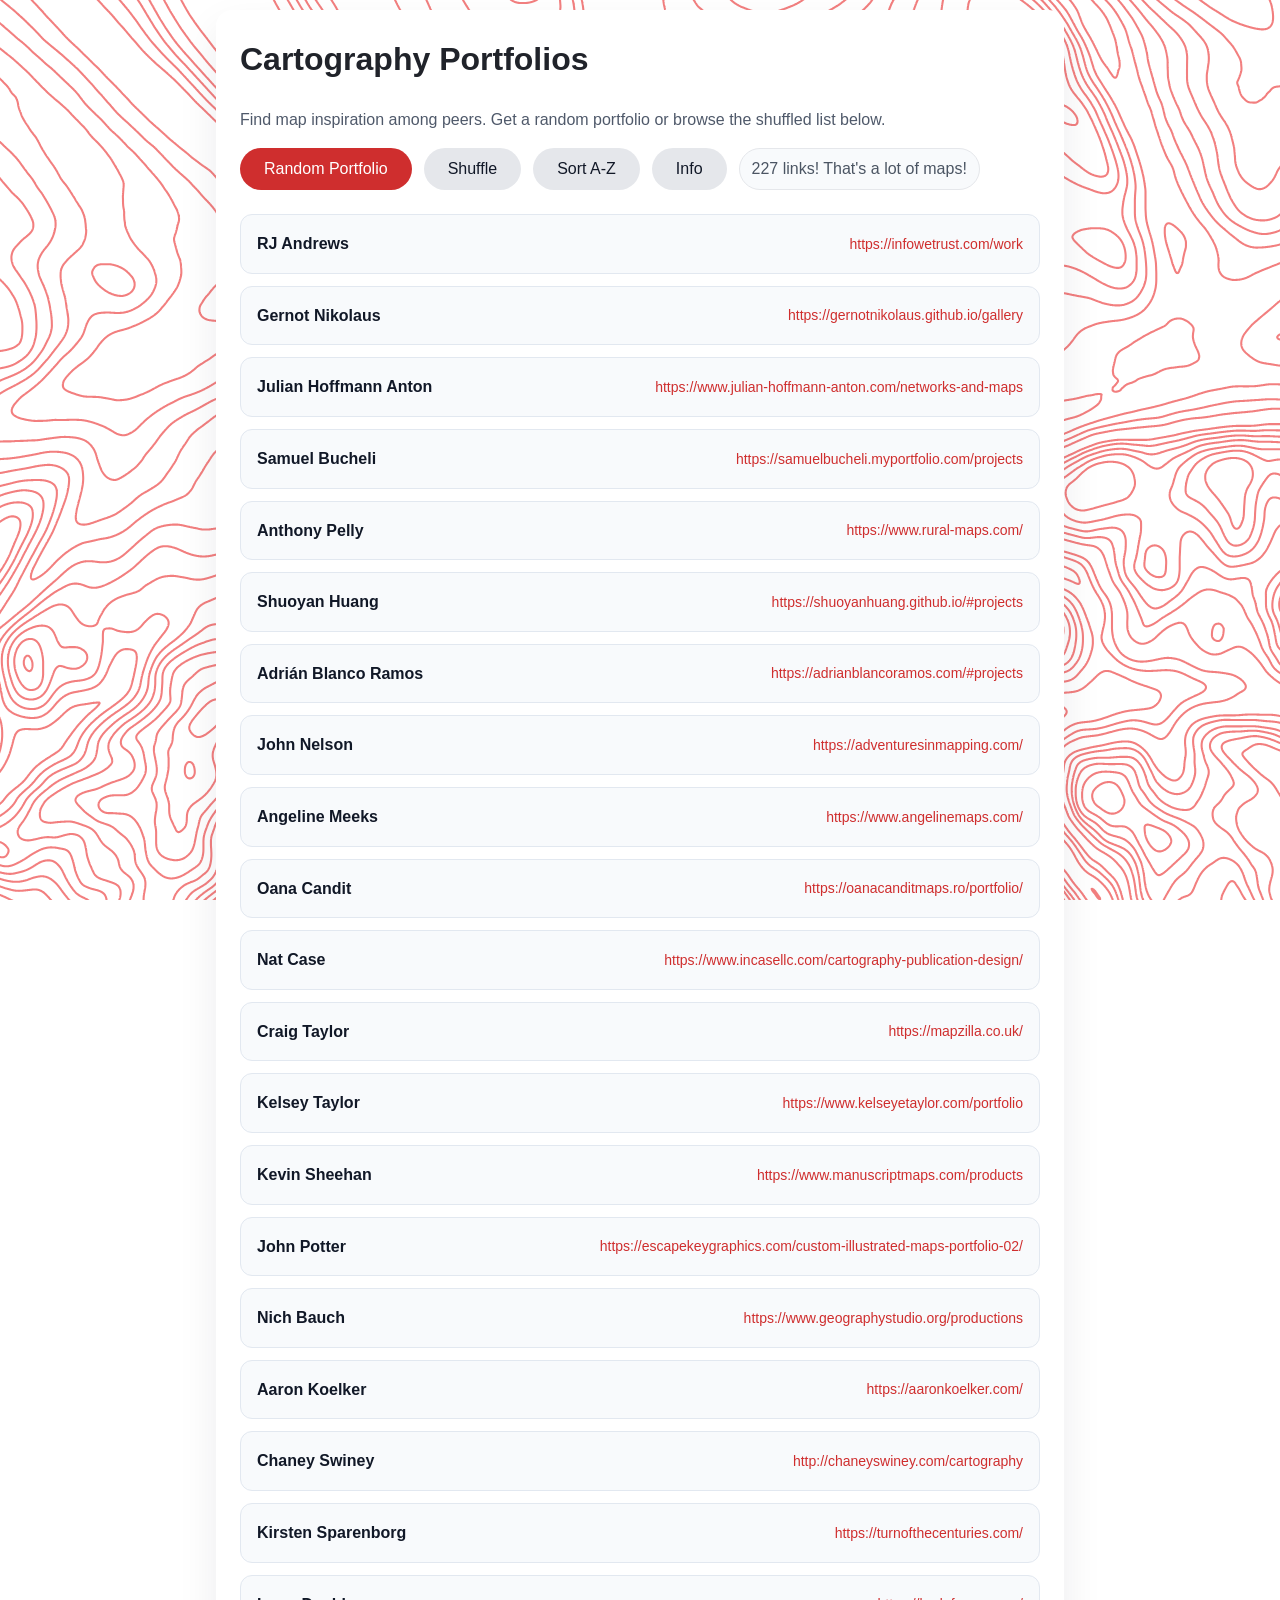
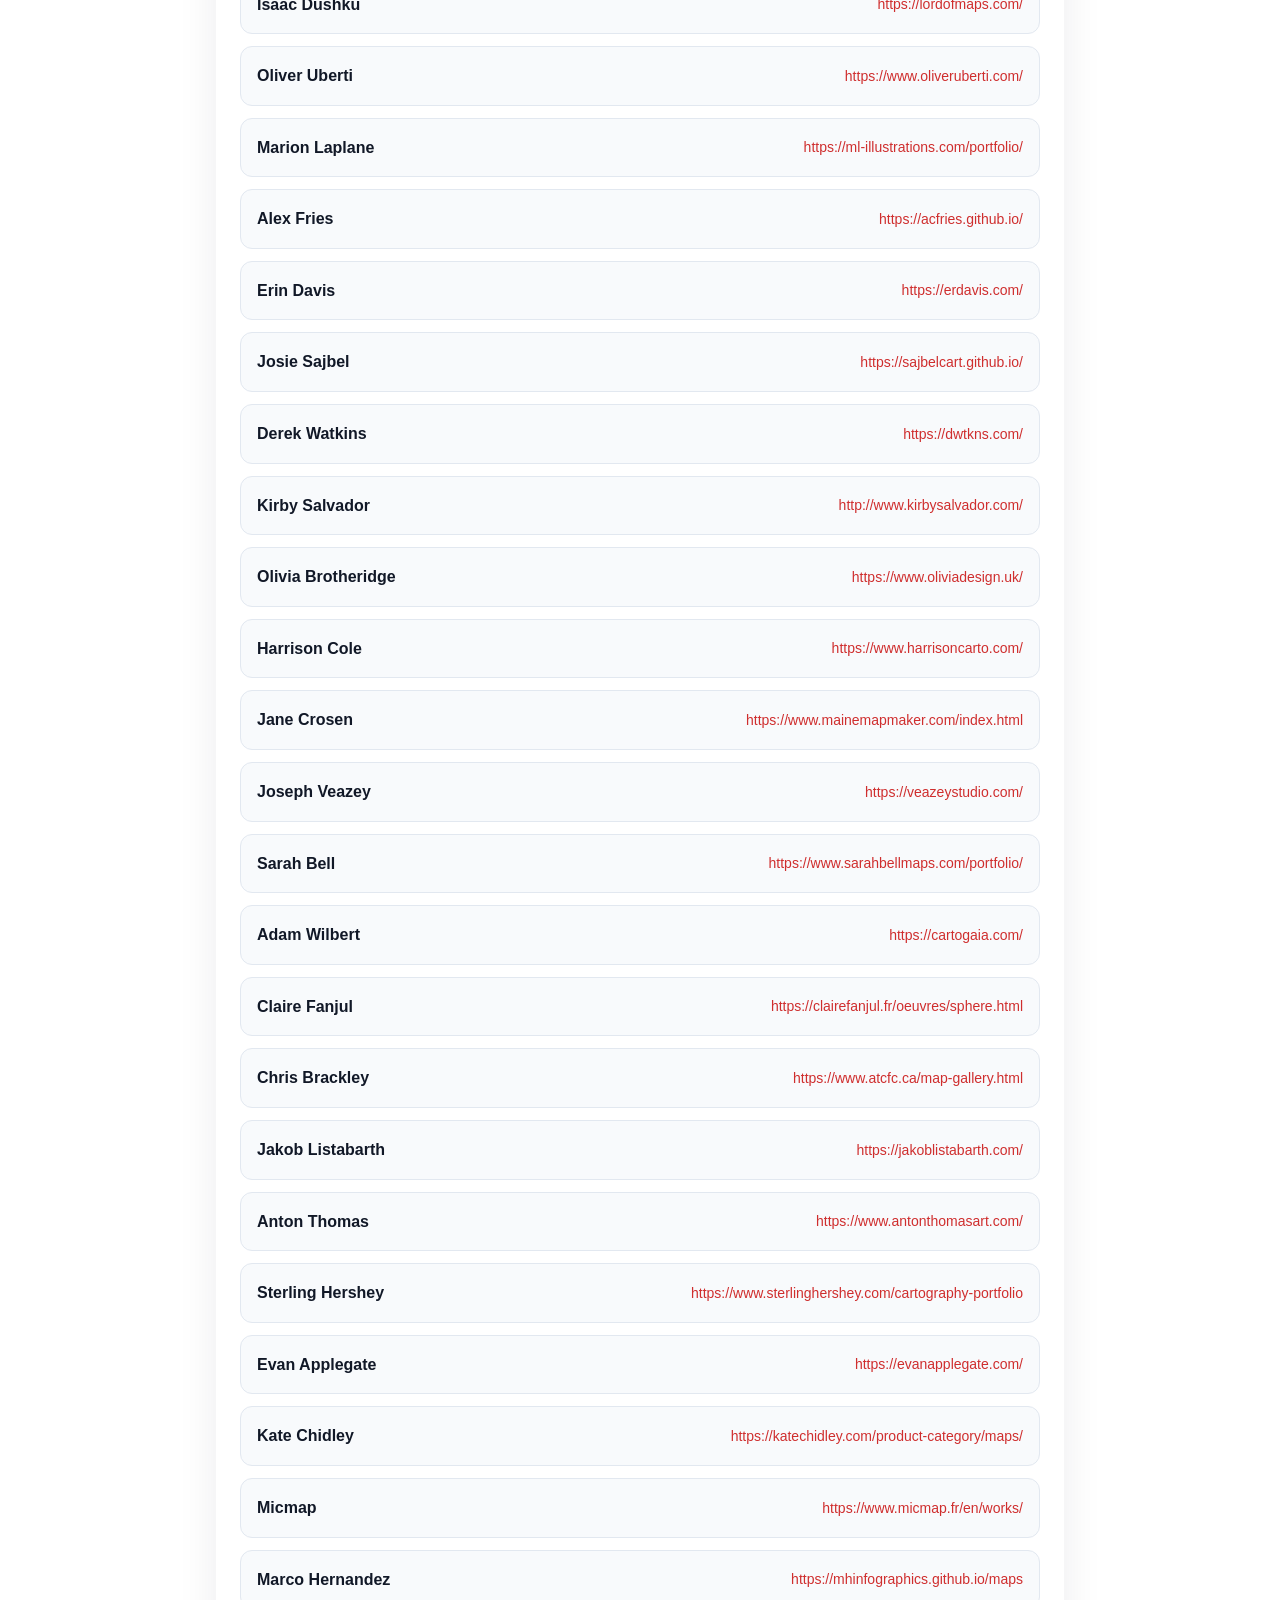
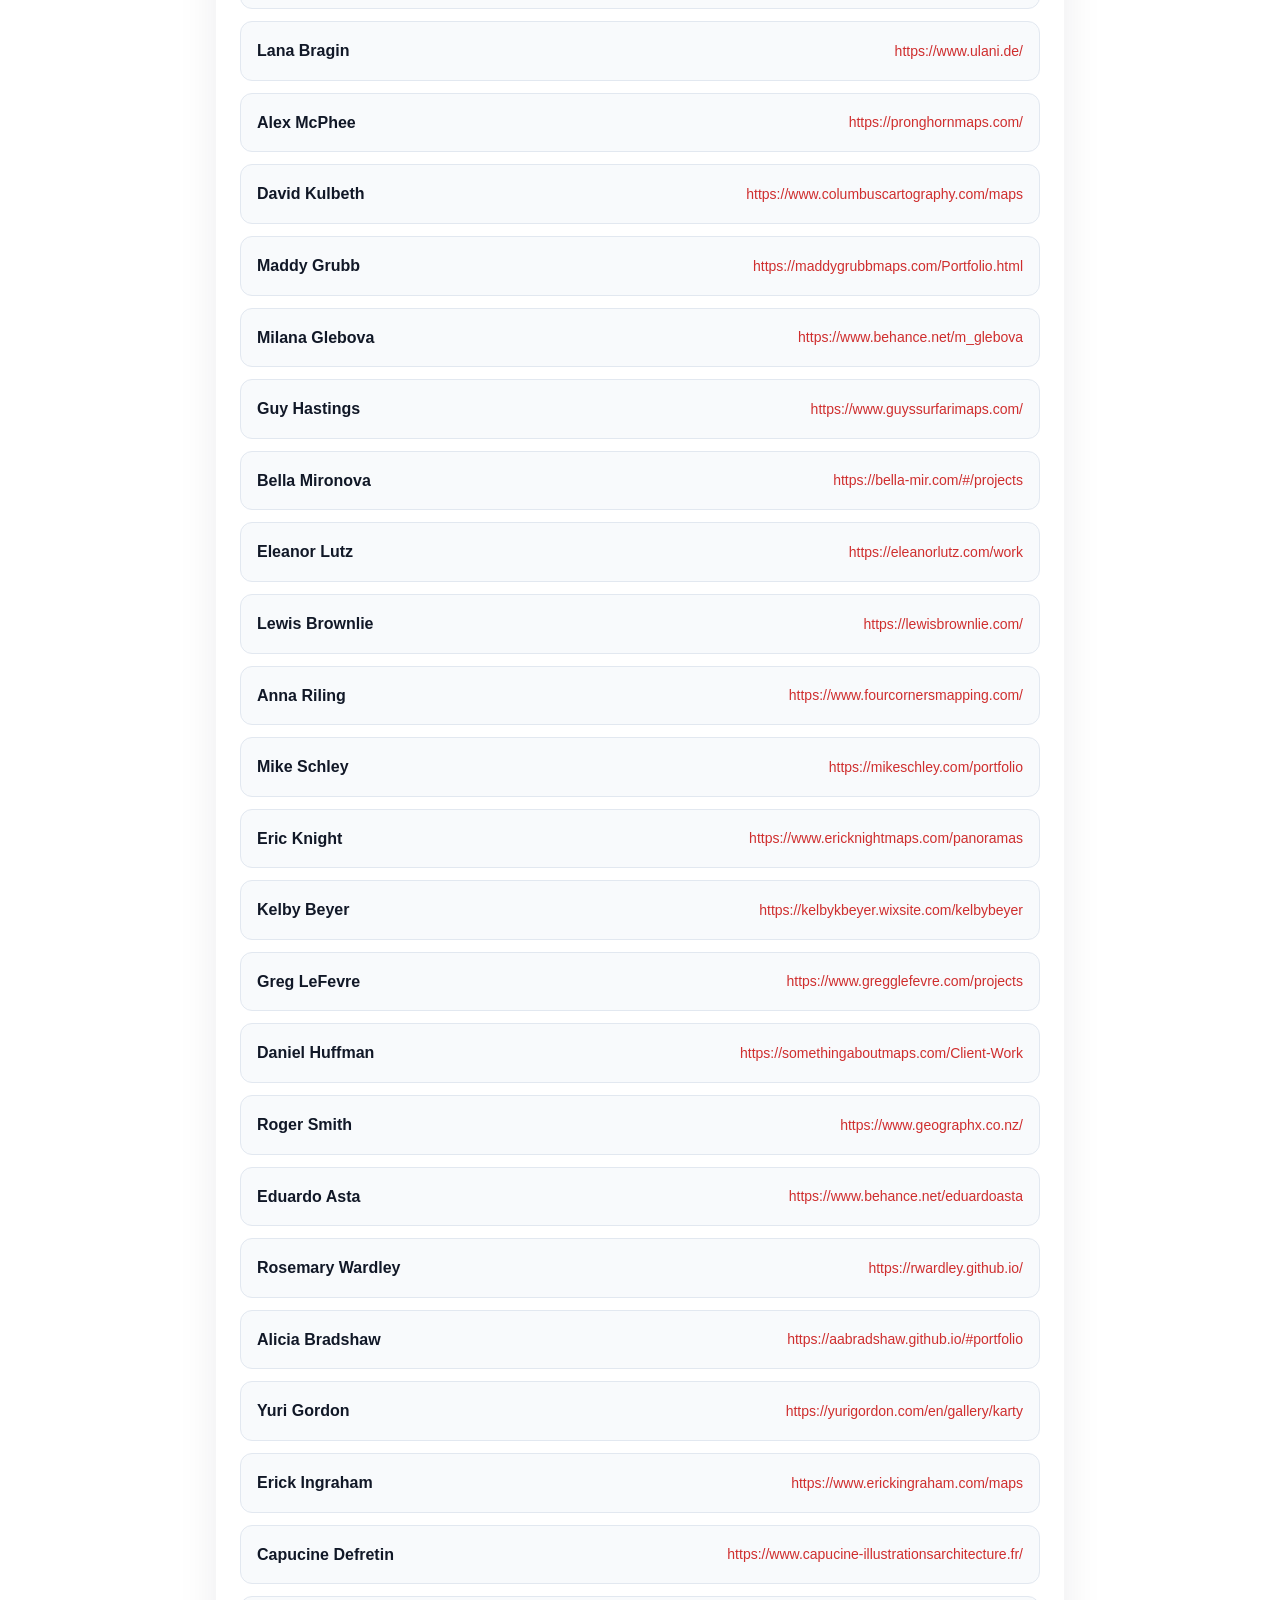
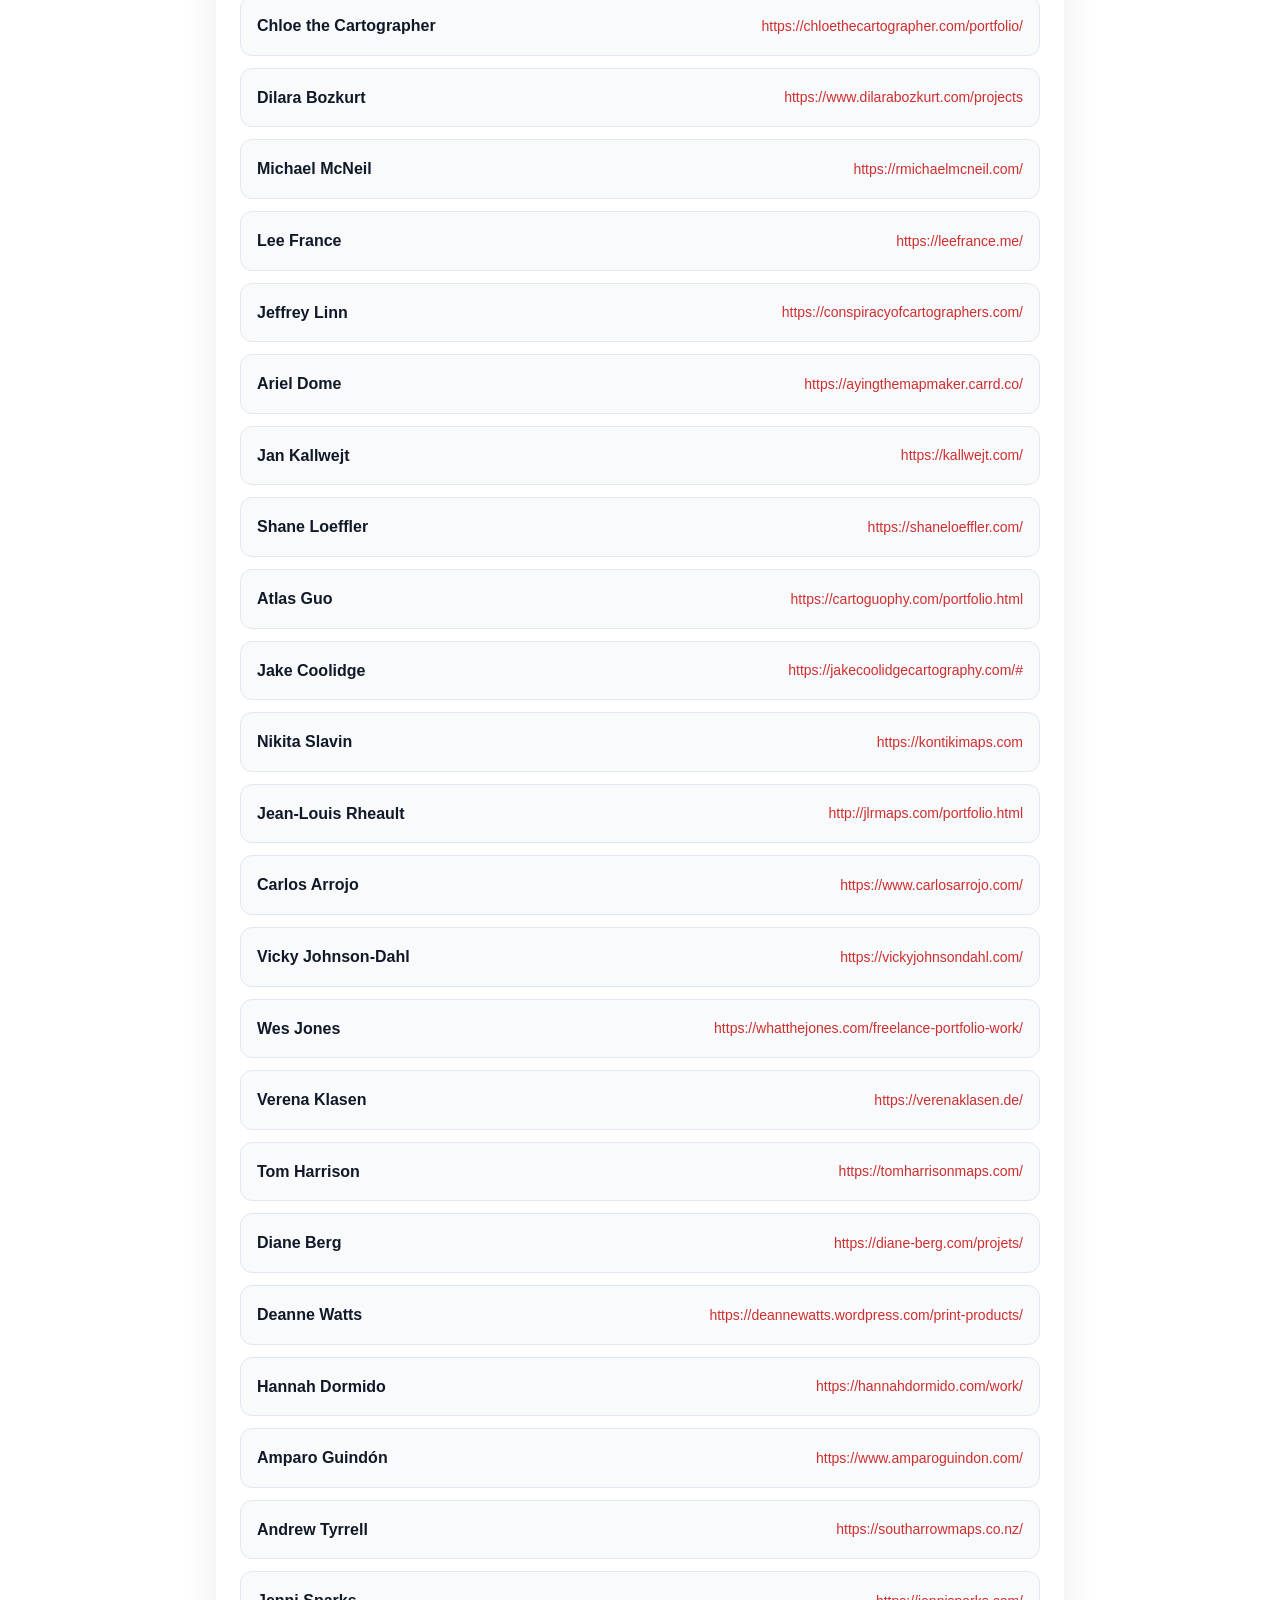
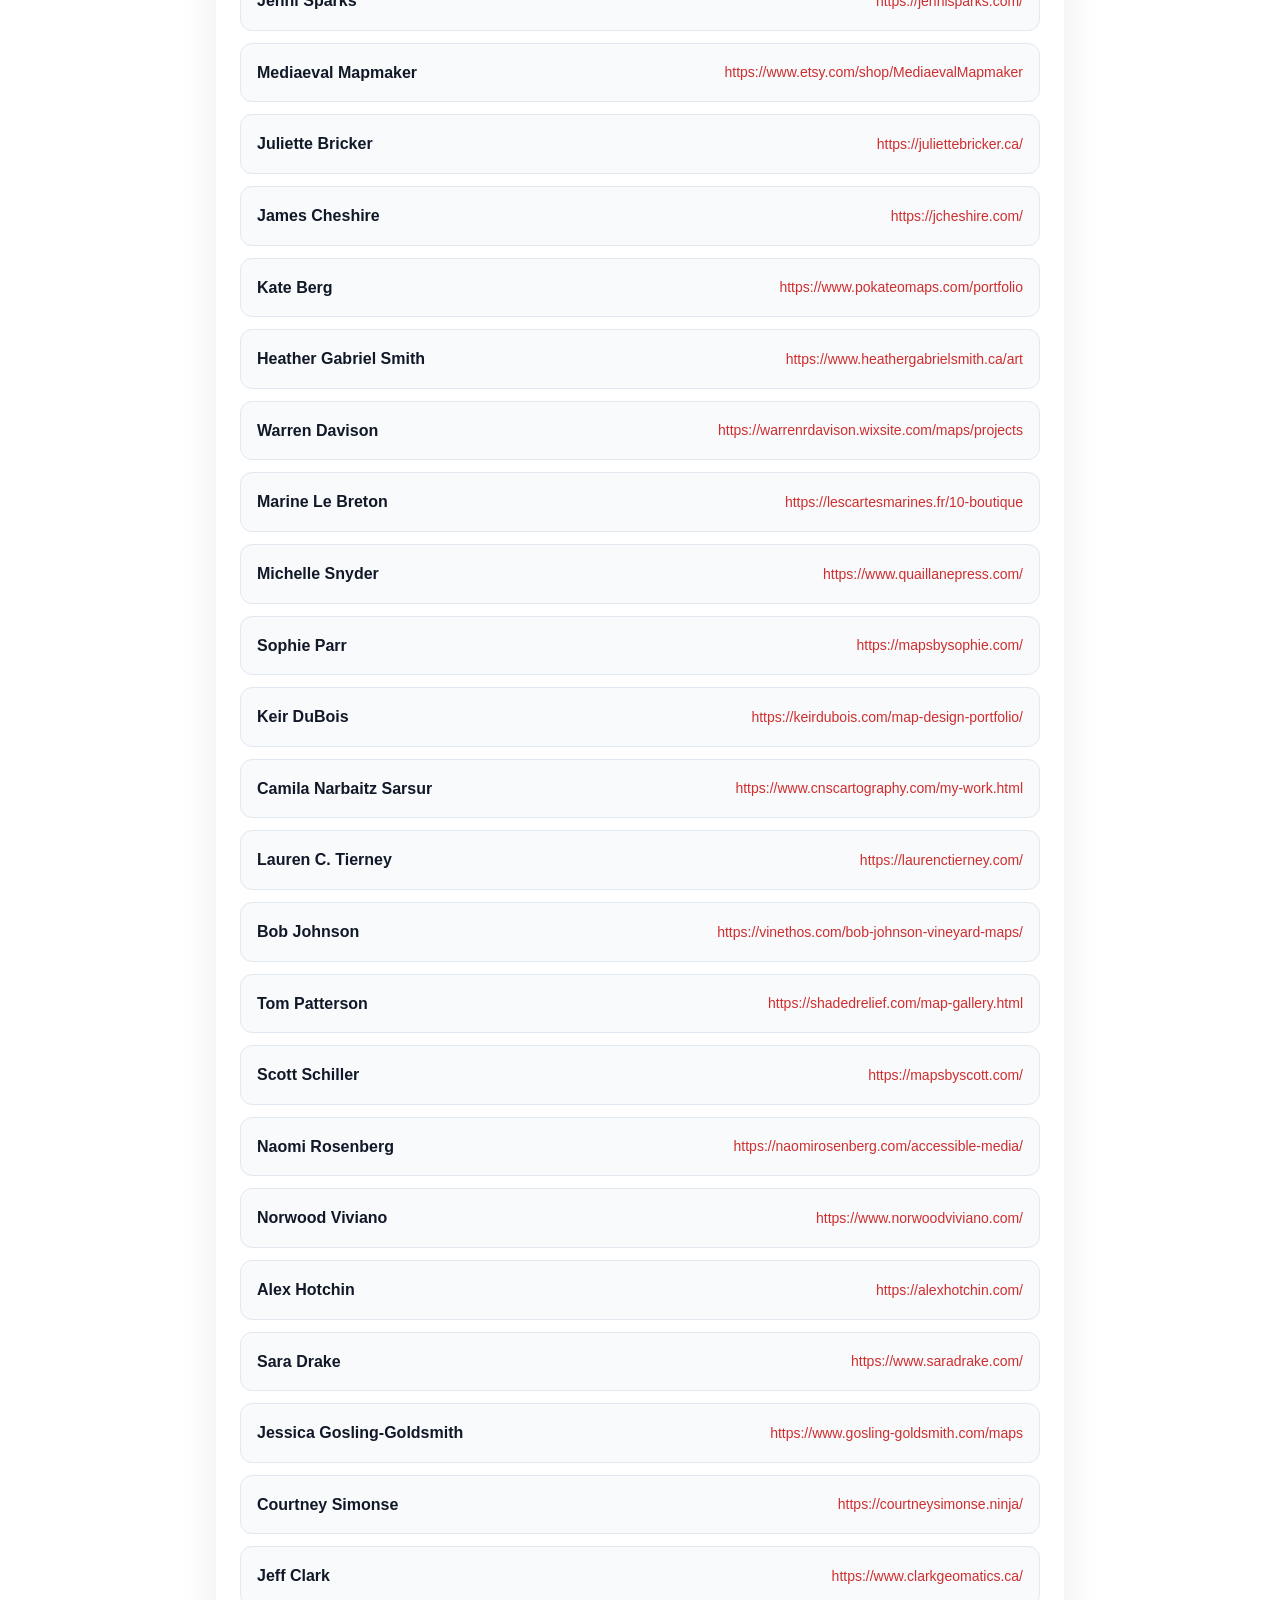
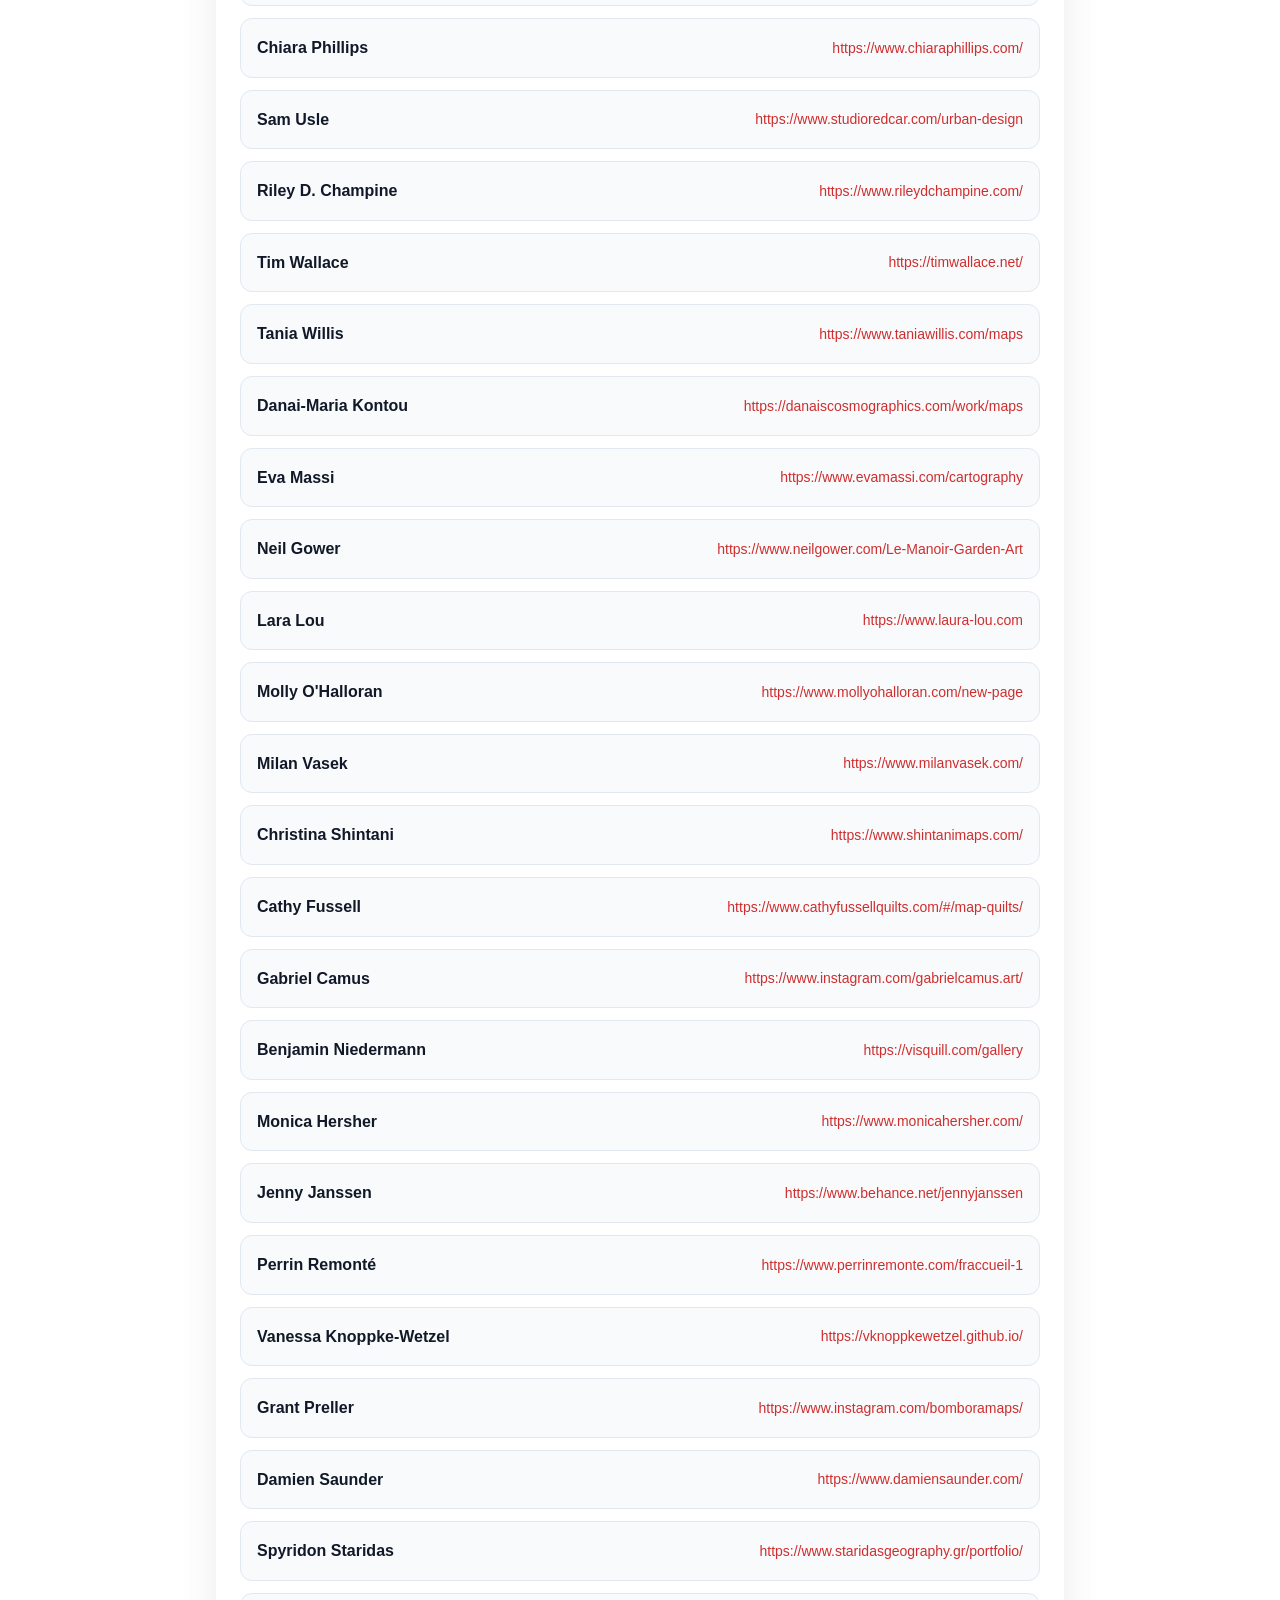
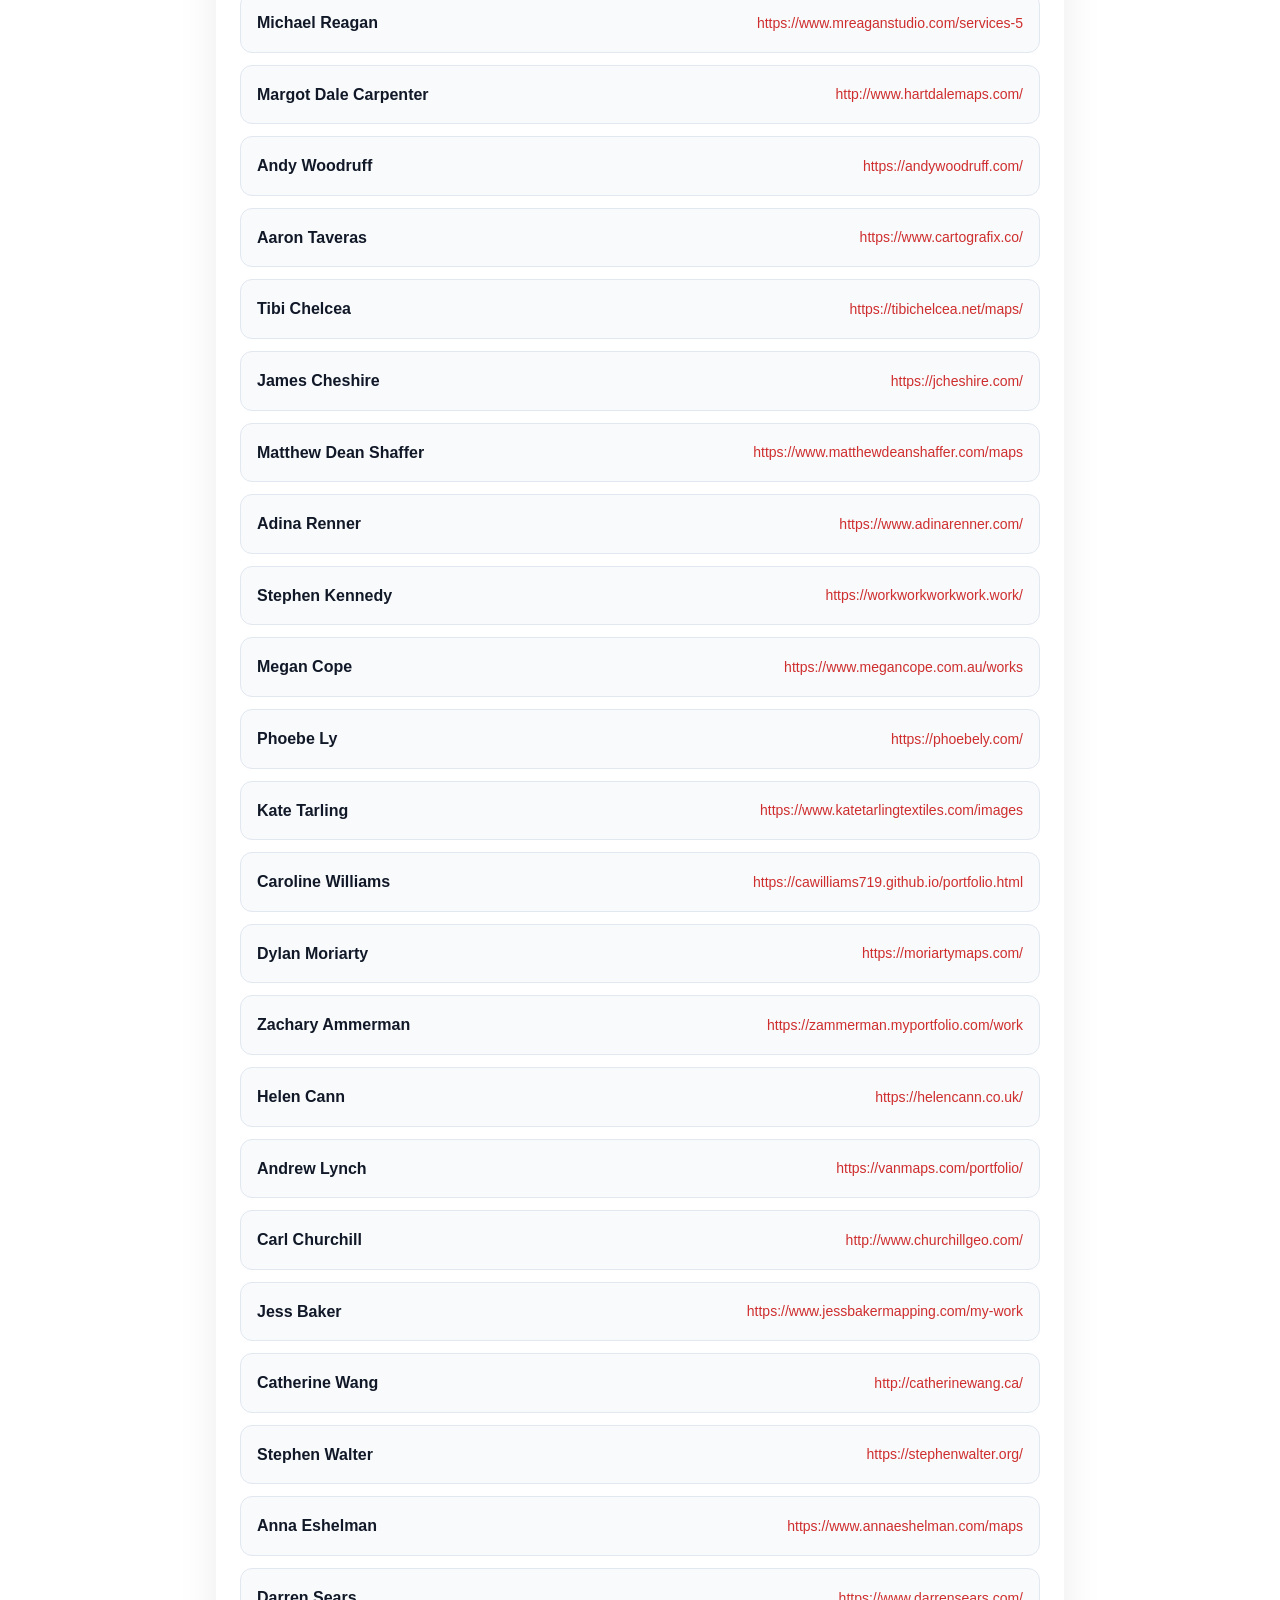
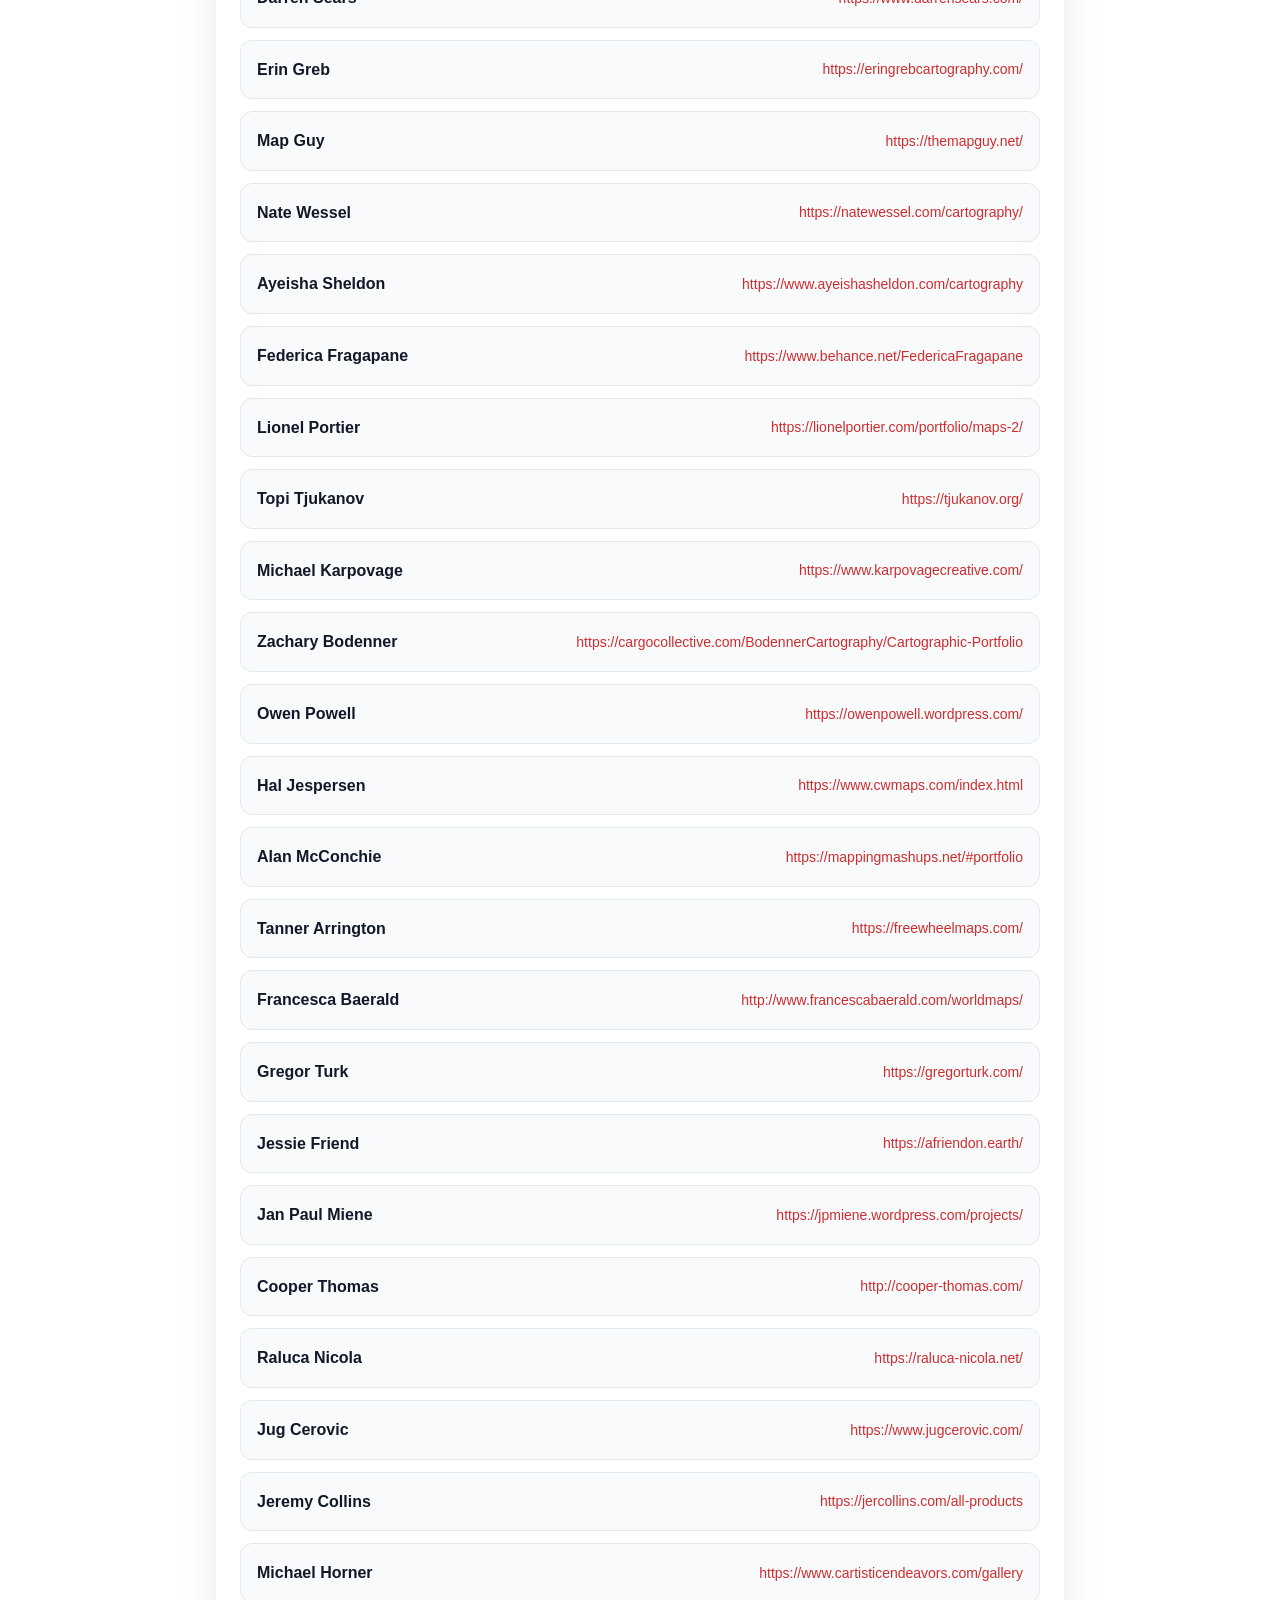
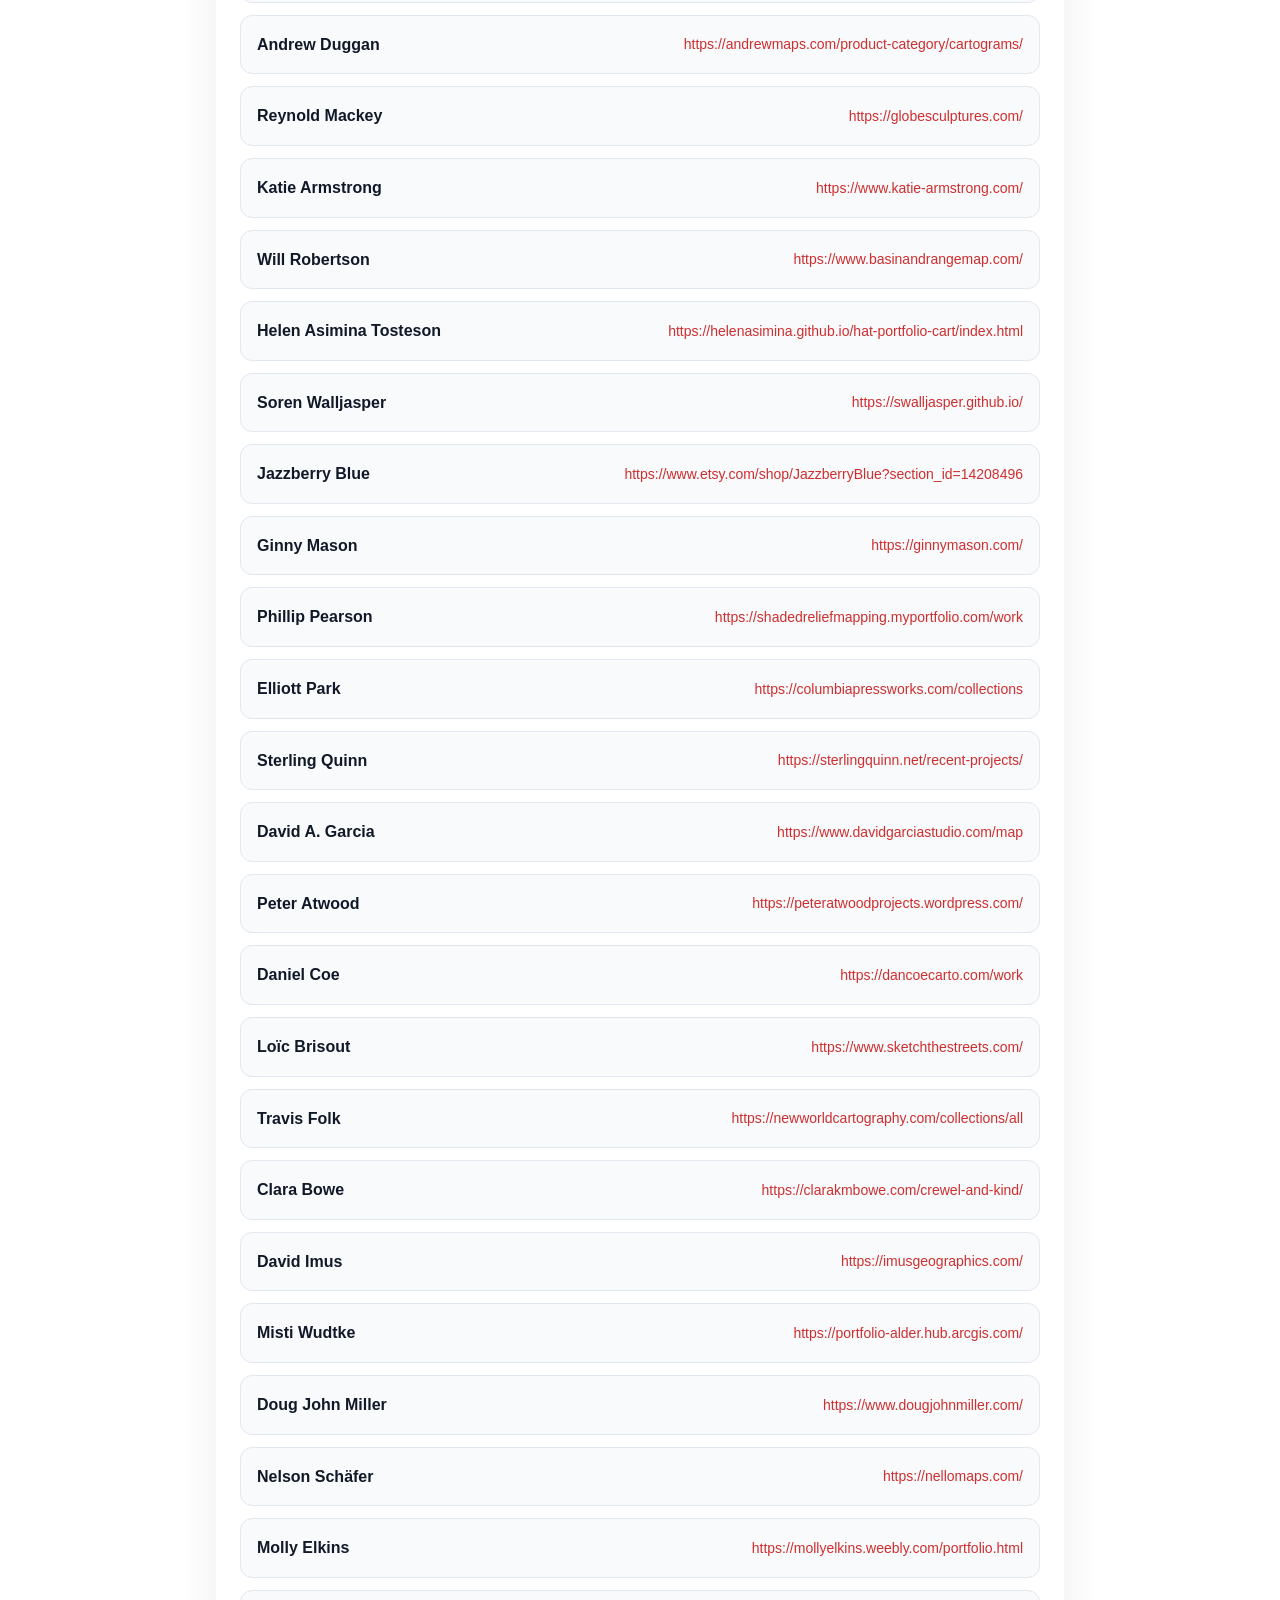
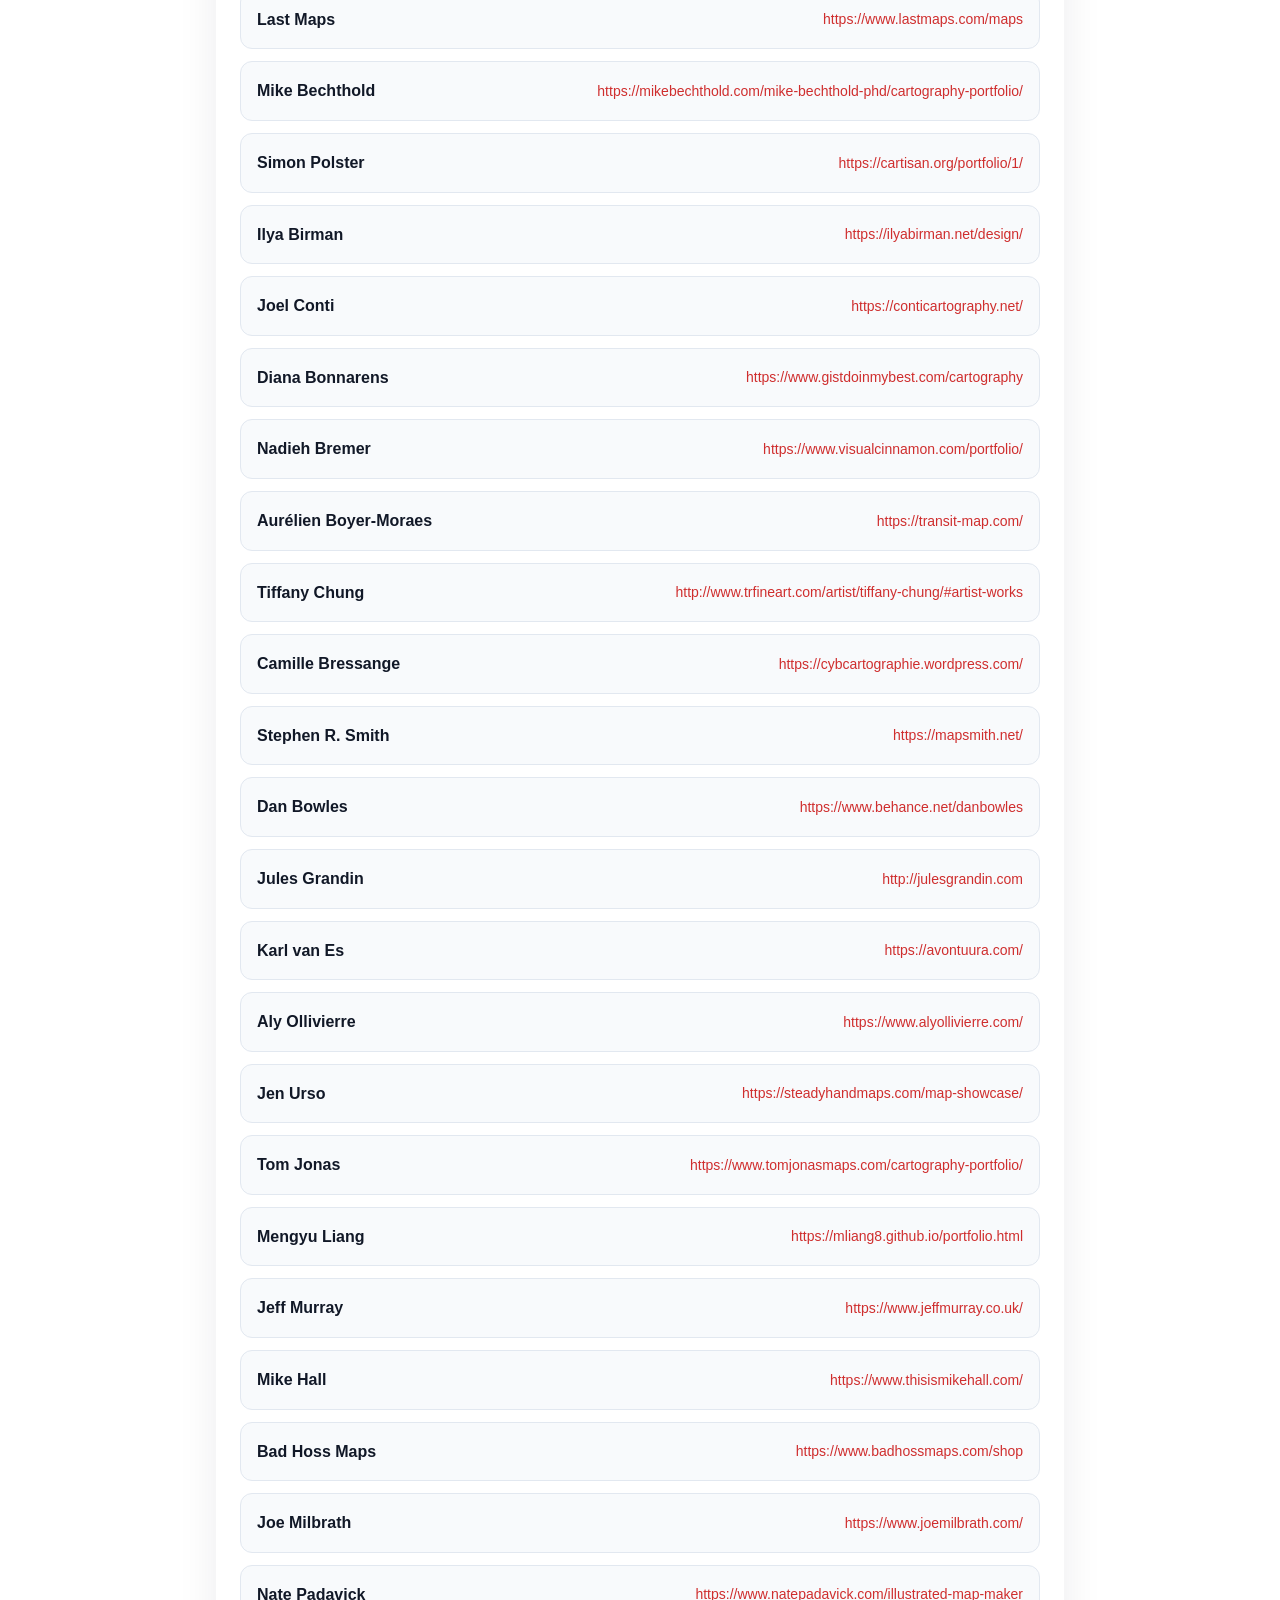
<file: cartography-portfolios-main/cartography-portfolios-main/index.html>
<!DOCTYPE html>
<html lang="en">
<head>
  <meta charset="UTF-8">
  <meta name="viewport" content="width=device-width, initial-scale=1.0">
  <link rel="shortcut icon" type="image/x-icon" href="favicon.ico">
  <title>Cartography Portfolios</title>
  <style>
    body {
      font-family: Arial, sans-serif;
      line-height: 1.6;
      margin: 0;
      padding: 0;
      min-height: 100vh;
      display: flex;
      justify-content: center;
      align-items: center;
      background: #ffffff;
      color: #20232a;
      position: relative;
    }
    body::before {
      content: "";
      position: fixed;
      inset: 0;
      background: url('background.svg') center center / cover no-repeat;
      opacity: 0.5;
      z-index: -1;
      pointer-events: none;
    }
    .container {
      max-width: 800px;
      width: 100%;
      margin: 10px;
      background: #ffffff;
      border-radius: 16px;
      box-shadow: 0 18px 40px rgba(16, 24, 40, 0.08);
      padding: 24px;
    }
    h1 {
      margin-top: 0;
      font-size: 2rem;
    }
    p {
      color: #4f596a;
    }
    .actions {
      display: flex;
      gap: 12px;
      flex-wrap: wrap;
      margin-bottom: 24px;
    }
    .btn {
      border: none;
      border-radius: 999px;
      padding: 12px 24px;
      font-size: 1rem;
      cursor: pointer;
      transition: transform 0.16s ease, box-shadow 0.16s ease;
    }
    .btn:hover {
      transform: translateY(-1px);
      box-shadow: 0 10px 20px rgba(0, 0, 0, 0.08);
    }
    .btn-random {
      background: #cf2e2e;
      color: #ffffff;
    }
    .btn-refresh {
      background: #e5e7eb;
      color: #111827;
    }
    .site-count {
      display: inline-flex;
      align-items: center;
      padding: 0 12px;
      font-size: 1rem;
      color: #4b5563;
      background: #f8fafc;
      border-radius: 999px;
      border: 1px solid #e5e7eb;
    }
    .list {
      list-style: none;
      padding: 0;
      margin: 0;
      display: grid;
      gap: 12px;
    }
    .list-item {
      background: #f8fafc;
      border: 1px solid #e2e8f0;
      border-radius: 12px;
      padding: 16px;
      display: flex;
      justify-content: space-between;
      align-items: center;
      gap: 16px;
    }
    .site-name {
      margin: 0;
      font-size: 1rem;
      font-weight: 600;
      color: #111827;
    }
    a {
      color: #cf2e2e;
      text-decoration: none;
    }
    a:hover {
      text-decoration: underline;
    }
    .site-link {
      font-size: 0.875rem;
      font-weight: 200;
      word-break: break-all;
    }
    .site-link:hover {
      text-decoration: underline;
    }
    .info {
      margin-top: 24px;
      font-size: 0.95rem;
      color: #6b7280;
    }
  </style>
</head>
<body>
  <div class="container">
    <h1>Cartography Portfolios</h1>
    <p>Find map inspiration among peers. Get a random portfolio or browse the shuffled list below.</p>

    <div class="actions">
      <button class="btn btn-random" id="randomButton">Random Portfolio</button>
      <button class="btn btn-refresh" id="refreshButton">Shuffle</button>
      <button class="btn btn-refresh" id="sortButton">Sort A-Z</button>
      <button class="btn btn-refresh" id="infoButton">Info</button>
      <span id="siteCount" class="site-count"></span>
    </div>

    <ul class="list" id="siteList"></ul>

    <p class="info" id="infoSection"><b>What this site is:</b> A resource for cartographers to quickly find inspiration among peers.</p>

    <p class="info"><b>What this site is <i>not</i>:</b> An endorsement (or snub) of any individual or their work, nor is it intended to
       generate clients or sales (though some store pages may be linked directly where an individual has no equivalent portfolio). 
    </p>

    <p class="info"><b>Want to add/edit/remove?</b> Reach out to koelker12 @ the email service provided by Google. You can also check out the <a href="https://github.com/koelker12/cartography-portfolios" target="_blank" rel="noopener noreferrer">GitHub repo</a> for more information.</p>
    <div class="actions" style="margin-top: 16px; justify-content: flex-start;">
      <button class="btn btn-refresh" id="backToTopButton">Back to the Top</button>
    </div>
  </div>

  <script src="sites.js"></script>
  <script>
    const siteList = document.getElementById('siteList');
    const randomButton = document.getElementById('randomButton');
    const refreshButton = document.getElementById('refreshButton');
    const sortButton = document.getElementById('sortButton');
    const infoButton = document.getElementById('infoButton');
    const backToTopButton = document.getElementById('backToTopButton');
    const siteCount = document.getElementById('siteCount');
    const infoSection = document.getElementById('infoSection');

    function shuffle(array) {
      for (let i = array.length - 1; i > 0; i--) {
        const j = Math.floor(Math.random() * (i + 1));
        [array[i], array[j]] = [array[j], array[i]];
      }
    }

    shuffle(sites);

    function getActiveSites() {
      return sites.filter(site => site.status !== 'inactive');
    }

    function updateSiteCount() {
      const activeSites = getActiveSites();
      siteCount.textContent = `${activeSites.length} links! That's a lot of maps!`;
    }

    function renderSites() {
      siteList.innerHTML = '';
      updateSiteCount();
      const activeSites = getActiveSites();
      activeSites.forEach(site => {
        const item = document.createElement('li');
        item.className = 'list-item';

        const title = document.createElement('p');
        title.className = 'site-name';
        title.textContent = site.name;

        const link = document.createElement('a');
        link.className = 'site-link';
        link.href = site.url;
        link.target = '_blank';
        link.rel = 'noopener noreferrer';
        link.textContent = site.url;

        item.appendChild(title);
        item.appendChild(link);
        siteList.appendChild(item);
      });
    }

    function openRandomSite() {
      const activeSites = getActiveSites();
      if (!activeSites.length) return;
      const randomIndex = Math.floor(Math.random() * activeSites.length);
      window.open(activeSites[randomIndex].url, '_blank');
    }

    randomButton.addEventListener('click', openRandomSite);
    refreshButton.addEventListener('click', () => {
      shuffle(sites);
      renderSites();
    });
    sortButton.addEventListener('click', () => {
      sites.sort((a, b) => a.name.localeCompare(b.name));
      renderSites();
    });
    infoButton.addEventListener('click', () => {
      infoSection.scrollIntoView({ behavior: 'smooth', block: 'start' });
    });
    backToTopButton.addEventListener('click', () => {
      window.scrollTo({ top: 0, behavior: 'smooth' });
    });

    renderSites();
  </script>
</body>
</html>
</file>
<file: css/styles.css>
/*!
    Title: GIS Portfolio
    Version: 1.5
    Last Change: 07/010/2026
    Author: Colin T. Stiles
    Repo: https://github.com/colinstiles/cts-gis-portfolio

    Description: This file contains all the styles associated with the page
    that don't come from third party libraries. This file gets compiled using
    Gulp and send to the /css folder which is then loaded on the page.
*/

:root {
    /* Colors */
    --primary-color: #556B2F; /* Dark Olive Green */
    --primary-color-rgb: 85, 107, 47;
    --secondary-color: #8B4513; /* Saddle Brown */
    --text-color-dark: #4B3A26; /* Dark Brown */
    --text-color-light: #F5F5DC; /* Beige */
    --text-color-light-rgb: 245, 245, 220;
    --background-light: #FCFBF4; /* Very Light Cream */
    --background-dark: #EAE7DC; /* Light Tan */
    --background-dark-rgb: 234, 231, 220;
    --border-color: #D2B48C; /* Tan */

    /* Fonts */
    --font-family-base: 'Lato', sans-serif;
    --font-size-base: 17px;
    --font-size-small: 0.9em;
    --font-size-xsmall: 0.8em;
    --font-weight-light: 300;
    --font-weight-normal: 500;
    --font-weight-bold: 900;
}

body {
    font-family: var(--font-family-base);
    font-size: var(--font-size-base);
}

body.active {
    overflow: hidden;
    z-index: -1;
}

.no-js #experience-timeline>div {
    background: var(--background-light);
    padding: 10px;
    margin-bottom: 10px;
    border: 1px solid var(--border-color);
}

.no-js #experience-timeline>div h3 {
    font-size: 1.5em; /* Consider a variable like var(--font-size-h3) */
    font-weight: var(--font-weight-light);
    color: var(--primary-color);
    display: inline-block;
    margin: 0;
}

.no-js #experience-timeline>div h4 {
    font-size: 1.2em; /* Consider a variable like var(--font-size-h4) */
    font-weight: var(--font-weight-light);
    color: var(--primary-color);
    margin: 0 0 15px 0;
}

.no-js #experience-timeline>div p {
    color: var(--text-color-dark);
    font-size: var(--font-size-small);
    margin: 0;
}

.no-js #experience-timeline:before,
.no-js #experience-timeline:after {
    content: none;
}

/*
========================================
Header
========================================
*/

header {
    position: absolute;
    top: 0;
    left: 0;
    right: 0;
    text-align: center;
    z-index: 10;
    animation-name: dropHeader;
    animation-iteration-count: 1;
    animation-timing-function: ease;
    animation-duration: 0.75s;
    background: transparent; /* This is acceptable, but could be a variable if needed */
}

header ul {
    display: inline-block;
    background: rgba(var(--text-color-light-rgb), 0.75);
    text-align: center;
    padding: 10px;
    margin: 0;
    border-bottom-right-radius: 4px;
    border-bottom-left-radius: 4px;
    border-radius: 4px;
}

header .social-link a {
    padding: 10px 12px;
    font-size: 1.2em;
}

header li {
    display: inline-block;
}

header a {
    display: block;
    color: var(--primary-color);
    padding: 10px;
}

header a:hover {
    color: var(--text-color-light);
    text-decoration: none;
    background: var(--primary-color);
    border-radius: 4px;
}

header a:focus {
    color: var(--primary-color);
    text-decoration: none;
}

header.active {
    display: block;
}

header.sticky {
    position: fixed;
    z-index: 999;
}

#menu.active {
    display: block;
}

#mobile-menu-open {
    display: none;
    cursor: pointer;
    position: fixed;
    right: 15px;
    top: 10px;
    color: var(--primary-color);
    font-size: 1.5em;
    z-index: 20;
    padding: 0 7px;
    border-radius: 4px;
    background: var(--background-light);
}

#mobile-menu-close {
    display: none;
    text-align: right;
    width: 100%;
    background: var(--background-light);
    font-size: 1.5em;
    padding-right: 15px;
    padding-top: 10px;
    cursor: pointer;
    color: var(--primary-color);
}

#mobile-menu-close span {
    font-size: 0.5em;
    text-transform: uppercase;
}

#mobile-menu-close i {
    vertical-align: middle;
}

#lead {
    position: relative;
    height: 100vh;
    min-height: 500px;
    max-height: 1080px;
    background: url(../images/lead-bg.jpg);
    background-size: cover;
    padding: 15px;
    border-bottom: 1px solid var(--secondary-color);
    overflow: hidden;
}

#lead-content {
    position: absolute;
    z-index: 10;
    top: 50%;
    left: 50%;
    transform: translate(-50%, -50%);
    text-align: center;
}

#lead-content h1,
#lead-content h2 {
    margin: 0;
}

#lead-content h1 {
    color: var(--primary-color);
    font-weight: var(--font-weight-bold);
    font-size: 5em;
    text-transform: uppercase;
    letter-spacing: 0.05em;
    line-height: 0.9em;
    text-shadow:
    -2px -2px 0 var(--text-color-light),
    2px -2px 0 var(--text-color-light),
    -2px 2px 0 var(--text-color-light),
    2px 2px 0 var(--text-color-light);
}

#lead-content h2 {
    color: var(--primary-color);
    font-weight: var(--font-weight-normal);
    font-size: 2.25em;
    margin-bottom: 15px;
    text-shadow:
    -2px -2px 0 var(--text-color-light),
    2px -2px 0 var(--text-color-light),
    -2px 2px 0 var(--text-color-light),
    2px 2px 0 var(--text-color-light);
}

#lead-content .btn-resume {
    display: inline-block;
    padding: 10px 20px;
    margin-top: 20px;
    font-weight: var(--font-weight-bold);
    text-transform: uppercase;
    color: var(--primary-color);
    background: rgba(var(--text-color-light-rgb), 0.75);
    border: 1px solid var(--primary-color);
    border-radius: 4px;
    transition: all 0.3s ease;
}

#lead-content .btn-resume:hover {
    background: var(--primary-color);
    color: var(--text-color-light);
    text-decoration: none;
}

#lead-overlay {
    position: absolute;
    height: 100%;
    width: 100%;
    top: 0;
    right: 0;
    bottom: 0;
    left: 0;
    background: transparent; /* This is acceptable, but could be a variable if needed */
    z-index: 1;
}

#lead-down {
    position: absolute;
    left: 0;
    right: 0;
    width: 100%;
    text-align: center;
    z-index: 10;
    bottom: 15px;
    color: var(--primary-color);
}

#lead-down span {
    cursor: pointer;
    display: block;
    margin: 0 auto;
    width: 35px;
    height: 35px;
    border-radius: 50%;
    border: 3px solid var(--primary-color);
    text-align: center;
}

#lead-down i {
    animation: pulsate 1.5s ease;
    animation-iteration-count: infinite;
    padding-top: 5px;
}

@keyframes dropHeader {
    0% {
        transform: translateY(-100%);
    }

    100% {
        transform: translateY(0);
    }
}

/*
========================================
About
========================================
*/

#about {
    padding: 50px 15px;
    border-bottom: 1px solid var(--secondary-color);
    background: var(--background-light);
}

.about-me-img {
    border-radius: 4px;
    max-width: 300px;
    margin: 20px auto;
    display: block;
    border: 1px solid var(--secondary-color);
}

#about .heading {
    text-align: center;
    width: 100%;
}

@keyframes pulsate {
    0% {
        transform: scale(1, 1);
    }

    50% {
        transform: scale(1.2, 1.2);
    }

    100% {
        transform: scale(1, 1);
    }
}

#about h2 {
    color: var(--primary-color);
}

#about p {
    color: var(--text-color-dark);
    margin: 0;
}

/*
========================================
Experience
========================================
*/

#experience {
    padding: 50px 15px;
    text-align: center;
    background: var(--background-dark);
    border-bottom: 1px solid var(--secondary-color);
    background: var(--background-dark);
    border-bottom: 1px solid var(--secondary-color);
}

#experience h2 {
    color: var(--primary-color);
}

#experience-timeline {
    margin: 30px auto 0 auto;
    position: relative;
    max-width: 1000px;
}

#experience-timeline:before {
    position: absolute;
    content: '';
    top: 0;
    bottom: 0;
    left: 303px;
    right: auto;
    height: 100%;
    width: 3px;
    background: var(--primary-color);
    z-index: 0;
}

#experience-timeline:after {
    position: absolute;
    content: '';
    width: 3px;
    height: 40px;
    background: var(--primary-color);
    background: linear-gradient(to bottom, var(--primary-color), rgba(var(--primary-color-rgb), 0));
    top: 100%;
    left: 303px;
}

.vtimeline-content {
    margin-left: 350px;
    background: var(--background-light);
    border: 1px solid var(--secondary-color);
    padding: 15px;
    border-radius: 3px;
    text-align: left;
}

.vtimeline-content h3 {
    font-size: 1.5em; /* Consider a variable like var(--font-size-h3) */
    font-weight: var(--font-weight-light);
    color: var(--primary-color);
    display: inline-block;
    margin: 0;
}

.vtimeline-content h4 {
    font-size: 1.2em; /* Consider a variable like var(--font-size-h4) */
    font-weight: var(--font-weight-light);
    color: var(--text-color-dark);
    margin: 0 0 15px 0;
}

.vtimeline-content p {
    color: var(--text-color-dark);
    font-size: var(--font-size-small);
    margin: 0;
}

.vtimeline-point {
    position: relative;
    display: block;
    vertical-align: top;
    margin-bottom: 30px;
}

.vtimeline-icon {
    position: relative;
    color: var(--text-color-light);
    width: 50px;
    height: 50px;
    background: var(--primary-color);
    border-radius: 50%;
    float: left;
    z-index: 99;
    margin-left: 280px;
}

.vtimeline-icon i {
    display: block;
    font-size: 2em;
    margin-top: 10px;
}

.vtimeline-date {
    width: 260px;
    text-align: right;
    position: absolute;
    left: 0;
    top: 10px;
    font-weight: var(--font-weight-light);
    color: var(--primary-color);
}

/*
========================================
Education
========================================
*/

#education {
    padding: 50px 15px 20px 15px; /* Consider a variable for section padding */
    border-bottom: 1px solid var(--secondary-color);
    text-align: center;
    background: var(--background-light);
}

#education h2 {
    color: var(--primary-color);
    margin-bottom: 50px;
}

.education-block {
    max-width: 700px;
    margin: 0 auto 30px auto;
    padding: 15px;
    border: 1px solid var(--secondary-color);
    text-align: left;
}

.education-block h3 {
    font-weight: var(--font-weight-normal);
    float: left;
    margin: 0;
    color: var(--primary-color);
}

.education-block span {
    color: var(--text-color-dark);
    float: right;
}

.education-block h4 {
    color: var(--text-color-dark);
    clear: both;
    font-weight: var(--font-weight-normal);
    margin: 0 0 15px 0;
}

.education-block p,
.education-block ul {
    margin: 0;
    color: var(--text-color-dark);
    font-size: var(--font-size-small);
}

.education-block ul {
    padding: 0 0 0 15px;
}

/*
========================================
Projects
========================================
*/

#projects {
    padding: 50px 15px;
    border-bottom: 1px solid var(--secondary-color);
    background: var(--background-dark);
    text-align: center;
}

#projects h2 {
    color: var(--primary-color);
    margin-bottom: 50px;
}

.project-grid {
    display: grid;
    grid-template-columns: repeat(auto-fill, minmax(300px, 1fr));
    gap: 30px;
    margin-top: 20px;
}

.project {
    position: relative;
    overflow: hidden;
    background: var(--background-light);
    border-radius: 4px;
    box-shadow: 0 4px 8px rgba(var(--primary-color-rgb), 0.1);
    transition: transform 0.3s ease, box-shadow 0.3s ease;
}

.project:hover {
    transform: translateY(-5px);
    box-shadow: 0 6px 12px rgba(var(--primary-color-rgb), 0.2);
}

.project-image {
    float: left;
    width: 100%;
    height: 200px;
    overflow: hidden;
}

.project-image img {
    width: 100%;
    height: 100%;
    object-fit: cover;
    display: block;
}

.project-info {
    padding: 15px;
    text-align: left;
    display: flex;
    flex-direction: column;
    justify-content: space-between;
    height: calc(100% - 200px);
}

.project-info h3 {
    font-size: 1.5em; /* Consider a variable like var(--font-size-h3) */
    font-weight: var(--font-weight-light);
    color: var(--primary-color);
    margin: 0 0 15px 0;
}

.project-info p {
    color: var(--text-color-dark);
    margin: 0 0 15px 0; /* Consider a variable for margin-bottom on paragraphs */
    font-size: var(--font-size-small);
}

.project-info a {
    display: inline-block;
    padding: 10px 15px;
    background-color: var(--primary-color);
    color: var(--text-color-light);
    text-decoration: none;
    text-align: center;
    margin-top: auto;
    border-radius: 4px;
    transition: background-color 0.3s ease;
    font-size: var(--font-size-small);
}

.project-info a:hover {
    background-color: var(--background-light);
    color: var(--primary-color);
    border: 1px solid var(--primary-color);
}

.project.gallery {
    width: 100%;
}

.project.gallery .project-info{
    margin: 0;
    padding: 15px;
    height: auto;
}

.project.gallery .gallery-item {
    display: grid;
    grid-template-columns: repeat(auto-fill, minmax(200px, 1fr));
    gap: 10px;
    margin-top: 10px;
}

.project.gallery .gallery-item img {
    width: 100%;
    border-radius: 4px;
    aspect-ratio: 1;
    object-fit: cover;
}

.project.gallery .gallery-item p{
    font-size: var(--font-size-xsmall);
    color: var(--text-color-dark);
    text-align: center;
}

@media (max-width: 768px) {
    .project-image {
        height: 150px;
    }
    .project-info {
        padding: 10px;
        height: auto;
    }
    .project-info h3{
        font-size: 1em;
    }
}

.no-image .project-info {
    position: relative;
    margin: 0;
    padding: 30px 15px;
    transform: none;
}

#more-projects {
    display: none;
}

/*
========================================
Affiliations
========================================
*/

#affiliations {
    padding: 50px 15px;
    text-align: center;
    border-bottom: 1px solid var(--secondary-color);
    background: var(--background-light);
}

#affiliations h2 {
    color: var(--primary-color);
    margin-bottom: 50px;
}

.affiliation-list {
    display: flex;
    flex-wrap: wrap;
    justify-content: center;
    gap: 30px;
    max-width: 1000px;
    margin: 0 auto;
}

.affiliation-item {
    background: var(--text-color-dark);
    border-radius: 4px;
    width: 220px;
    transition: transform 0.3s ease, box-shadow 0.3s ease;
}

.affiliation-item:hover {
    transform: translateY(-5px);
    box-shadow: 0 6px 12px rgba(0, 0, 0, 0.2);
}

.affiliation-item a {
    display: flex;
    flex-direction: column;
    align-items: center;
    padding: 20px;
    text-decoration: none;
    color: var(--text-color-light);
    height: 100%;
    font-weight: var(--font-weight-normal);
    font-size: 1.2em;
}

.affiliation-item img {
    height: 80px;
    margin-bottom: 15px;
    max-width: 100%;
    object-fit: contain;
}

/*
========================================
Skills
========================================
*/

#skills {
    padding: 50px 15px;
    text-align: center;
    background: var(--background-dark);
}

#skills h2 {
    color: var(--primary-color);
    margin-bottom: 50px;
}

#skills ul {
    display: block;
    margin: 0 auto;
    padding: 0; /* Consider a variable for padding on skills list */
    max-width: 800px;
}

#skills li {
    display: inline-block;
    margin: 7px;
    padding: 5px 10px;
    color: var(--primary-color);
    background: var(--background-light);
    list-style: none;
    cursor: default;
    font-size: 1.2em;
}

/*
========================================
Contact
========================================
*/

#contact {
    padding: 50px 15px;
    background: var(--secondary-color);
    text-align: center;
}

#contact h2 {
    margin: 0 0 15px 0; /* Consider a variable for margin-bottom on headings */
    color: var(--text-color-light);
    font-weight: var(--font-weight-normal);
}

#contact p  {
    color: var(--text-color-light);
    margin: 0 0 15px 0; /* Consider a variable for margin-bottom on paragraphs */
    font-size: var(--font-size-normal);
}

#contact a {
    color: var(--text-color-light);
    margin: 0 0 15px 0; /* Consider a variable for margin-bottom on links */
    font-size: var(--font-size-normal);
    font-weight: var(--font-weight-bold);
}

/*
========================================
Optional Section
========================================
*/

.optional-section {
    padding: 50px 15px;
    text-align: center; /* Consider a variable for section padding */
    border-top: 1px solid var(--secondary-color);
}

.optional-section h2 {
    color: var(--primary-color);
}

.optional-section-block {
    max-width: 700px;
    margin: 0 auto 30px auto;
    padding: 15px;
    border: 1px solid var(--secondary-color);
    background: var(--background-light);
    text-align: left;
}

.optional-section-block h3 {
    font-weight: var(--font-weight-normal);
    margin: 0 0 15px 0; /* Consider a variable for margin-bottom on headings */
    color: var(--primary-color);
}

.optional-section-block h4 {
    color: var(--text-color-dark);
    clear: both;
    font-weight: var(--font-weight-normal);
    margin: 0 0 15px 0; /* Consider a variable for margin-bottom on headings */
}

.optional-section-block p,
.optional-section-block ul {
    margin: 0 0 15px 0; /* Consider a variable for margin-bottom on paragraphs */
    color: var(--text-color-dark);
    font-size: var(--font-size-small);
}

.optional-section-block ul {
    padding: 0 0 0 15px;
}

/*
========================================
Footer
========================================
*/

footer {
    padding: 50px 0;
}

.copyright {
    padding-top: 20px;
}

.copyright p {
    margin: 0; /* Consider a variable for margin-bottom on paragraphs */
    color: var(--text-color-dark);
}

#to-top {
    cursor: pointer;
    display: block;
    margin: 15px auto 0 auto;
    width: 35px;
    height: 35px;
    border-radius: 50%;
    border: 3px solid var(--primary-color) !important;
    text-align: center;
}

#to-top i {
    animation: pulsate 1.5s ease;
    animation-iteration-count: infinite;
    color: var(--primary-color);
    padding-bottom: 5px;
}

.social {
    text-align: right;
}

.social ul {
    margin: 5px 0 0 0; /* Consider a variable for margin-top on social icons */
    padding: 2px; /* Consider a variable for padding on social icons */
}

.social li {
    display: inline-block;
    position: relative;
    font-size: 1.25em;
    list-style: none;
    margin: 0 5px;
}

.social .social-label {
    visibility: hidden;
    opacity: 0;
    background-color: var(--text-color-dark);
    color: var(--text-color-light);
    text-align: center;
    border-radius: 4px;
    padding: 5px 8px;
    position: absolute;
    z-index: 1;
    bottom: 140%;
    left: 50%;
    transform: translateX(-50%);
    transition: opacity 0.3s ease, visibility 0.3s ease;
    font-size: 0.8em;
    white-space: nowrap;
}

.social a:hover .social-label {
    visibility: visible;
    opacity: 1;
}

@media only screen and (max-width: 750px) {
    #experience-timeline:before,
    #experience-timeline:after {
        left: 23px;
    }

    .vtimeline-date {
        width: auto;
        text-align: left;
        position: relative;
        margin-bottom: 15px;
        display: block;
        margin-left: 70px;
    }

    .vtimeline-icon {
        margin-left: 0;
    }

    .vtimeline-content {
        margin-left: 70px;
    }
}

@media only screen and (max-width: 992px) {
    #lead {
        height: auto;
        min-height: auto;
        max-height: auto;
        padding: 100px 15px;
    }

    #lead-content {
        position: relative;
        transform: none;
        left: auto;
        top: auto;
    }

    #lead-content h1 {
        font-size: 3em;
    }

    #lead-content h2 {
        font-size: 1.75em;
    }

    #about {
        text-align: center;
    }

    #about p {
        text-align: left;
    }
}

@media only screen and (max-width: 768px) {
    header {
        position: fixed;
        display: none;
        z-index: 999;
        animation: none;
        bottom: 0;
        height: 100%;
    }

    #mobile-menu-open,
    #mobile-menu-close {
        display: block;
    }

    #menu {
        height: 100%;
        overflow-y: auto;
        box-shadow: none;
        border-radius: 0;
        width: 100%;
    }

    #menu li {
        display: block;
        margin-bottom: 10px;
    }

    #lead-content h1 {
        font-size: 2em;
    }

    #lead-content h2 {
        font-size: 1.3em;
    }

    #lead-content a {
        padding: 10px 20px;
    }

    #lead-down {
        display: none;
    }

    .education-block h3,
    .education-block span {
        float: none;
    }

    .project-image {
        display: none;
    }

    .project-info {
        position: relative;
        margin: 0;
        padding: 30px 15px;
        top: auto;
        transform: none;
    }

    footer {
        text-align: center;
    }

    .social {
        text-align: center;
    }
}

@media only screen and (max-width: 480px) {
    #lead-content h1 {
        font-size: 1.5em;
    }

    #lead-content h2 {
        font-size: 1em;
    }

    #lead-content a {
        font-size: 0.9em;
        padding: 5px 10px;
    }
}
</file>
